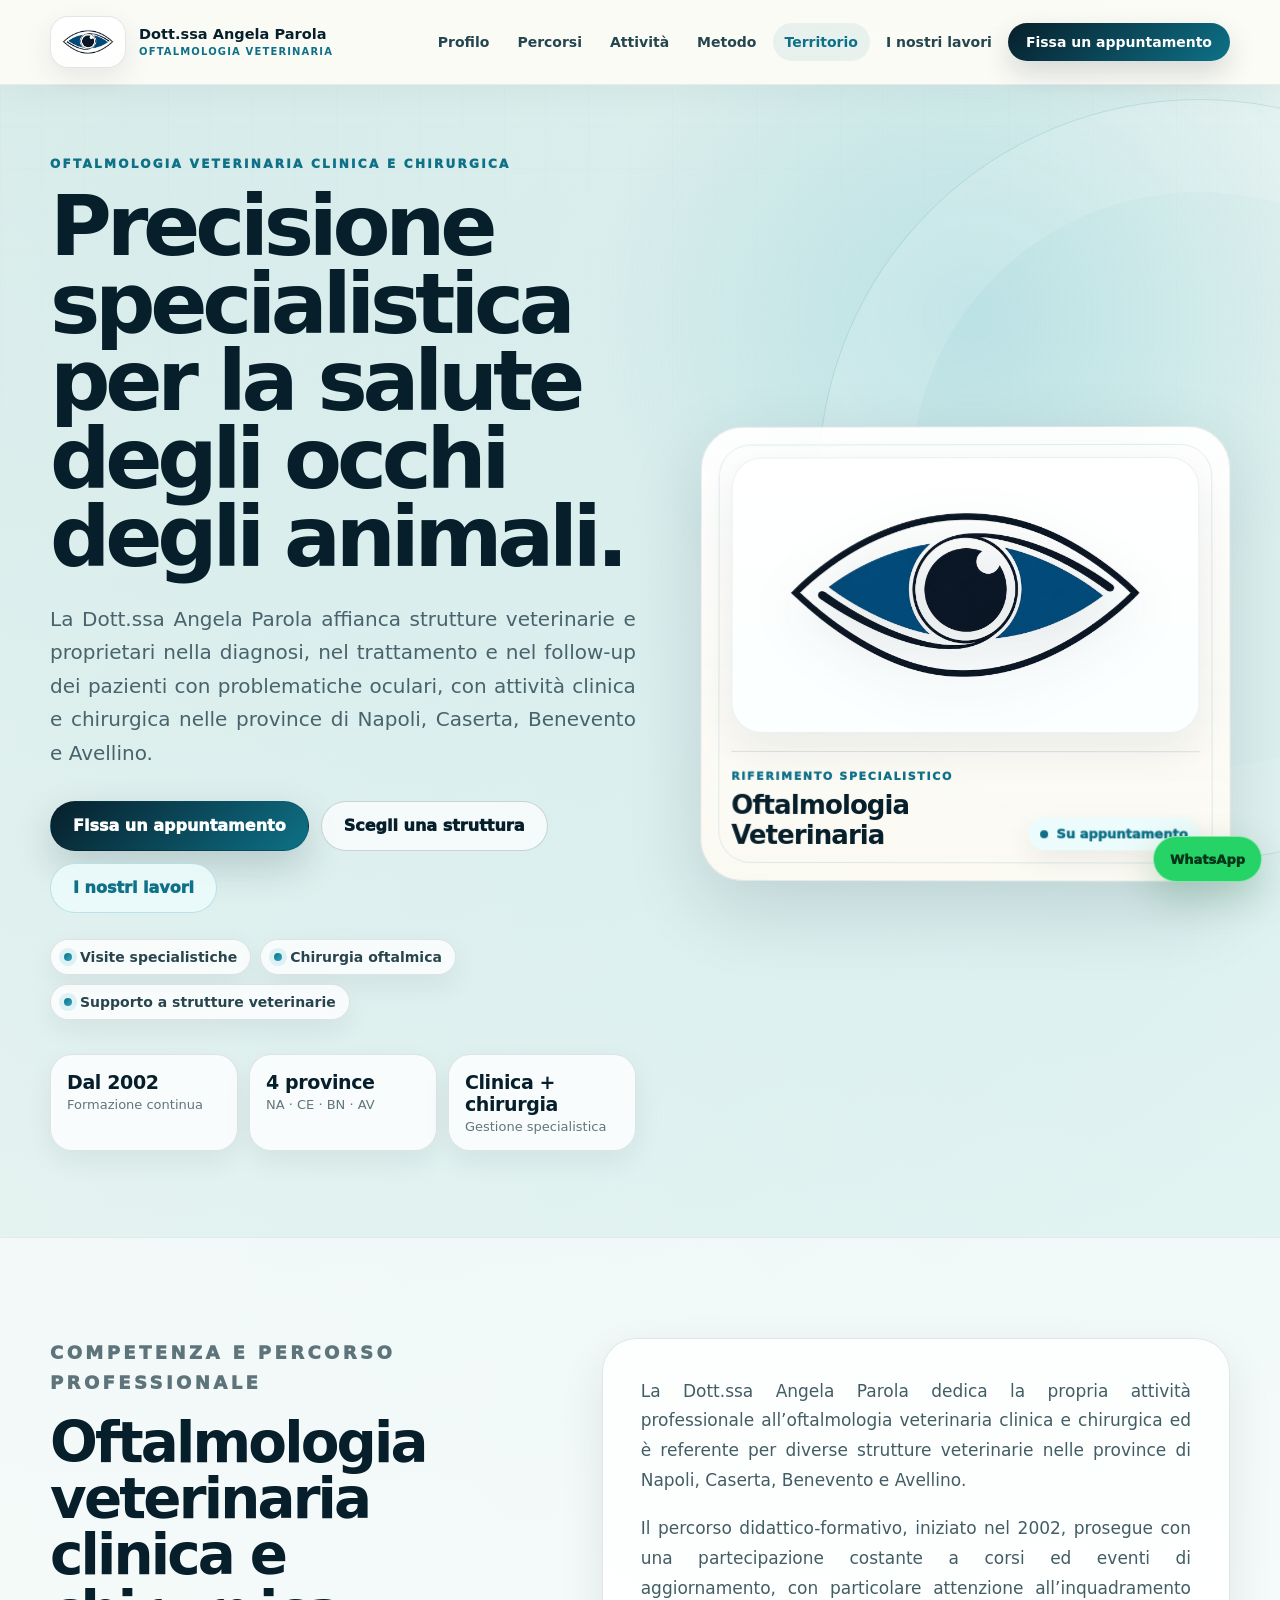
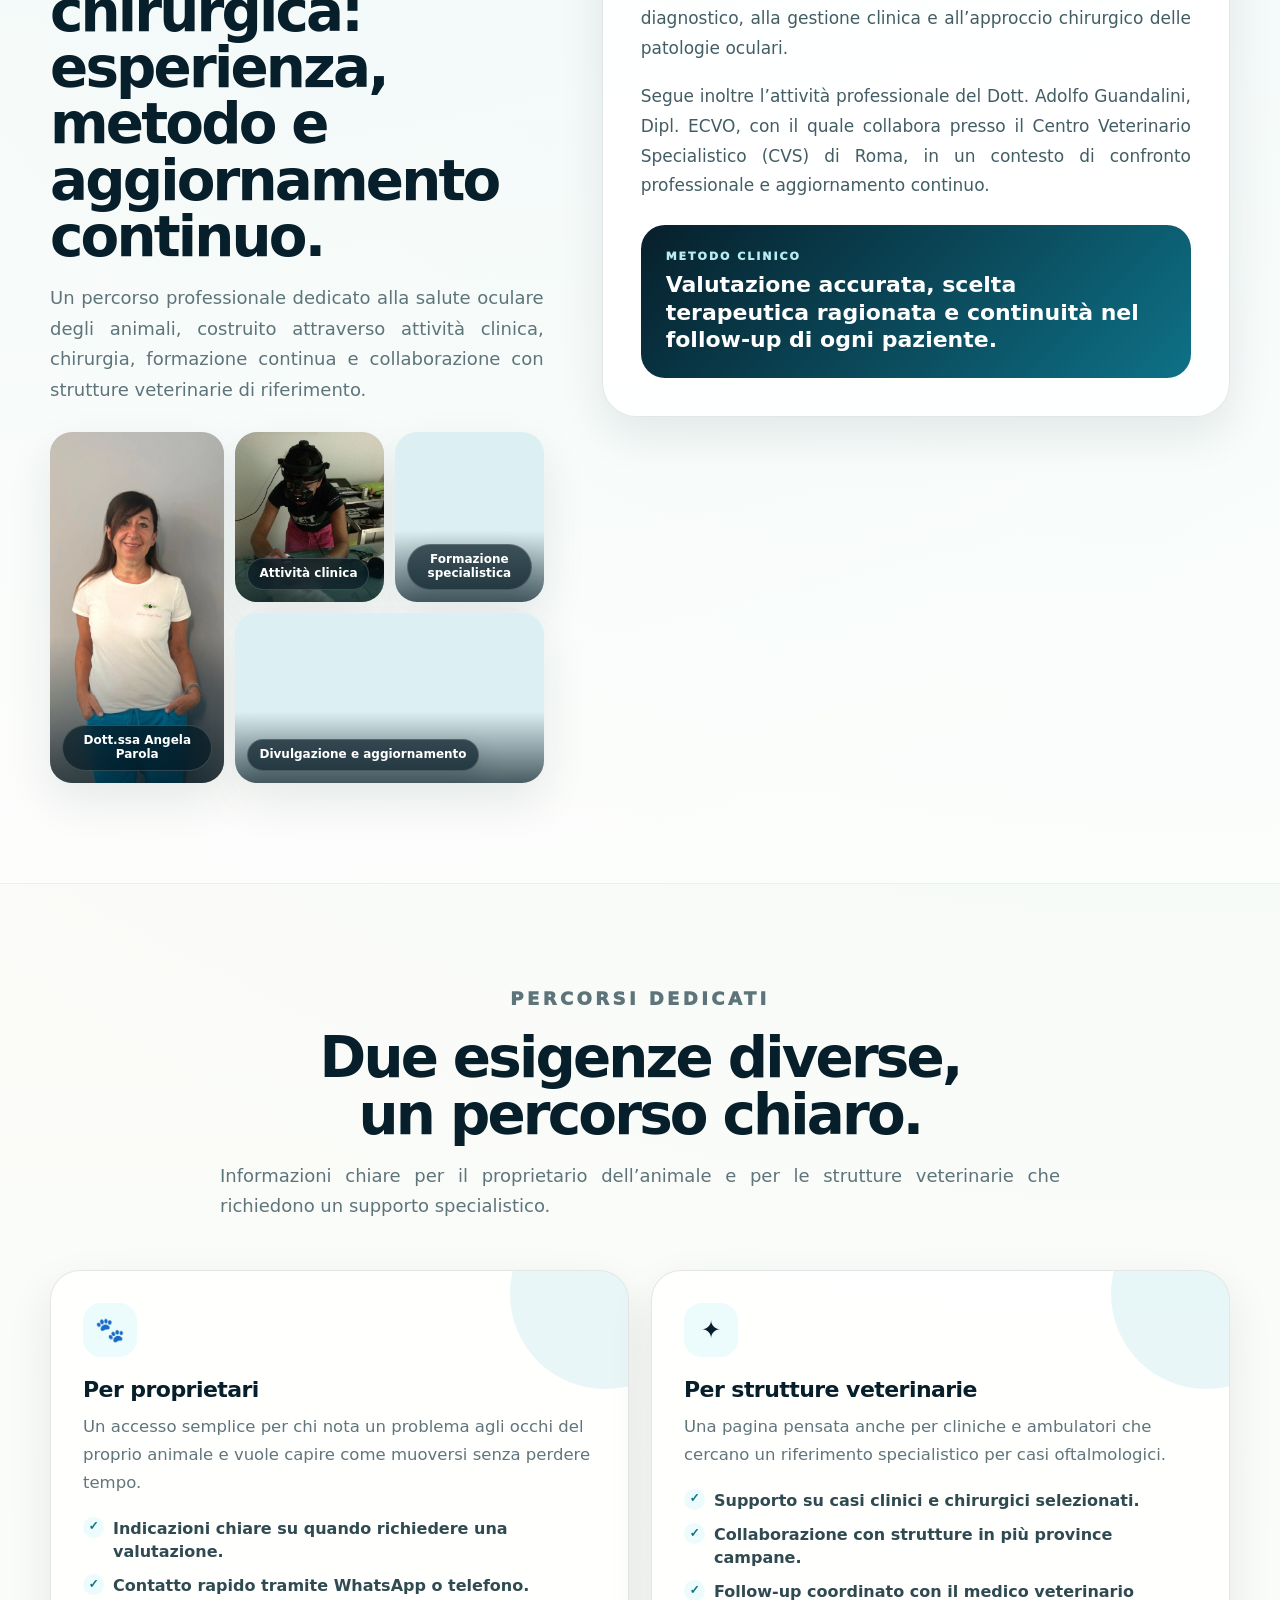
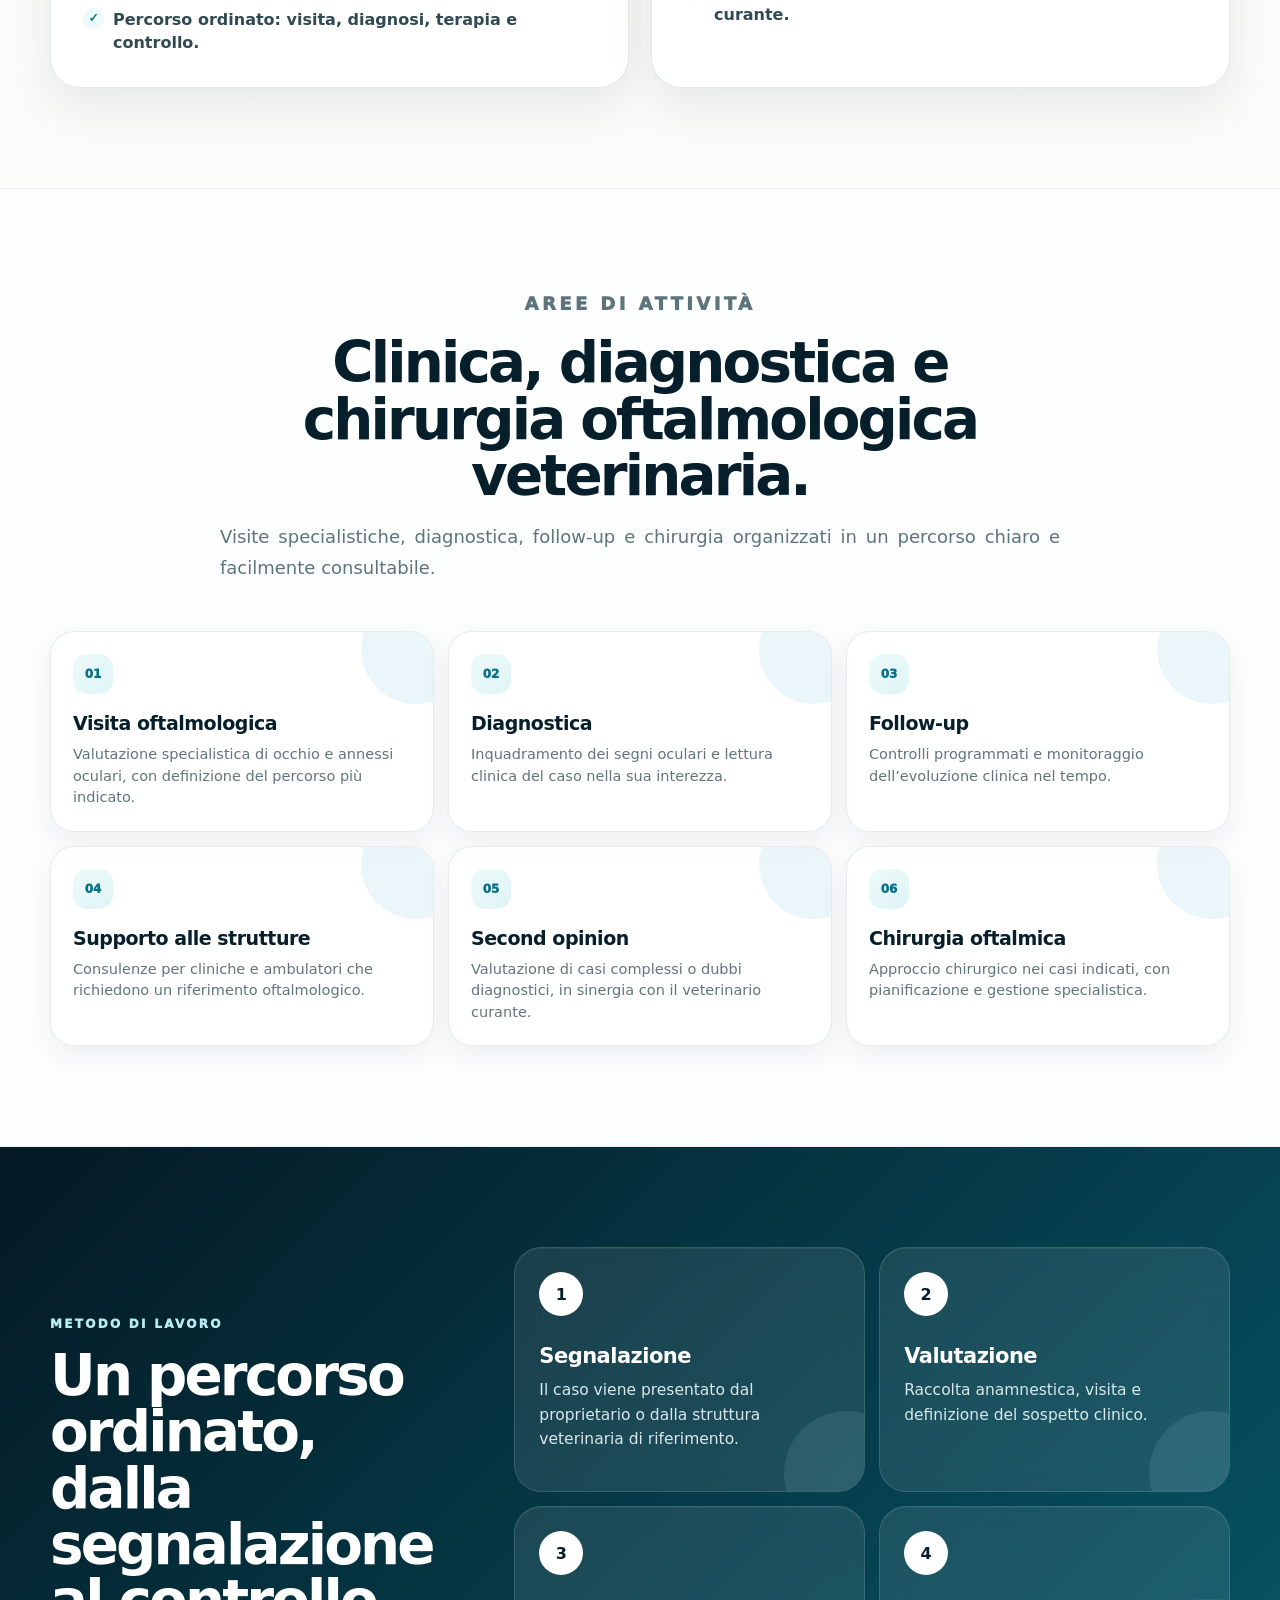
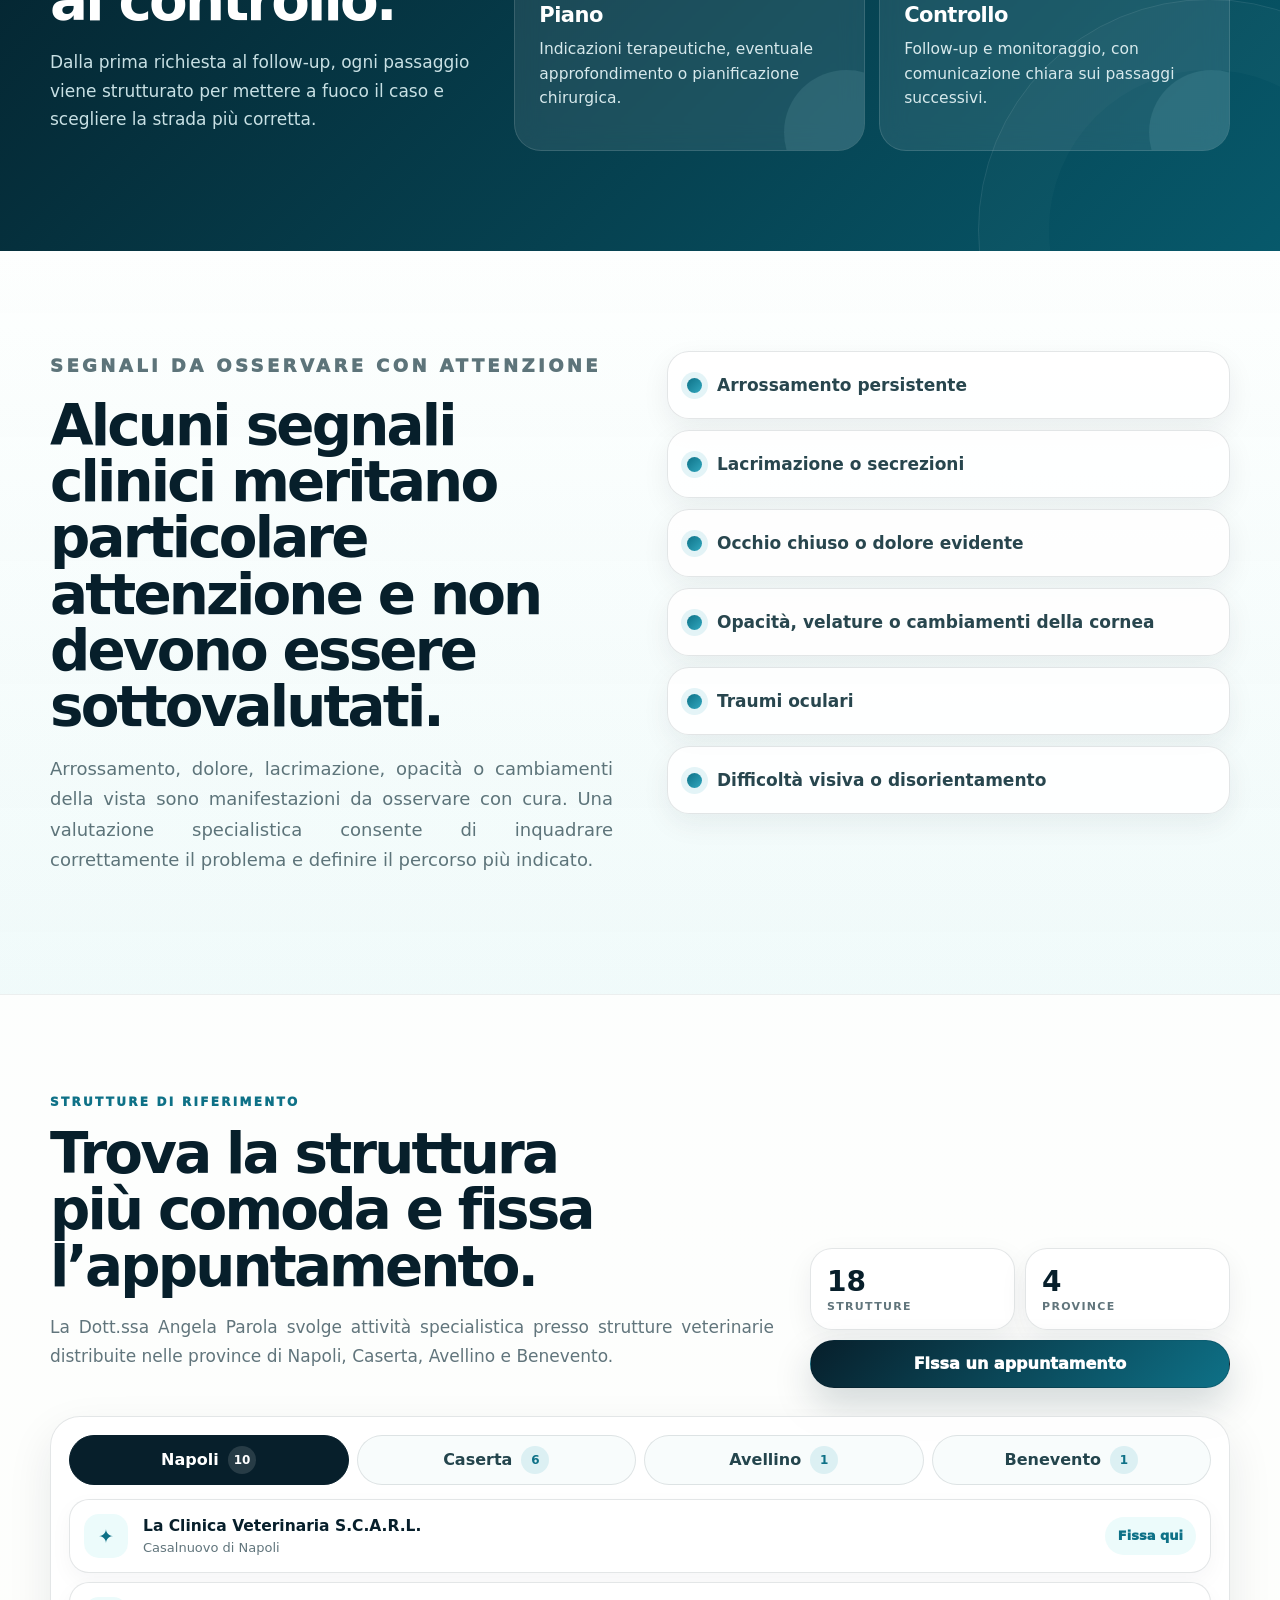
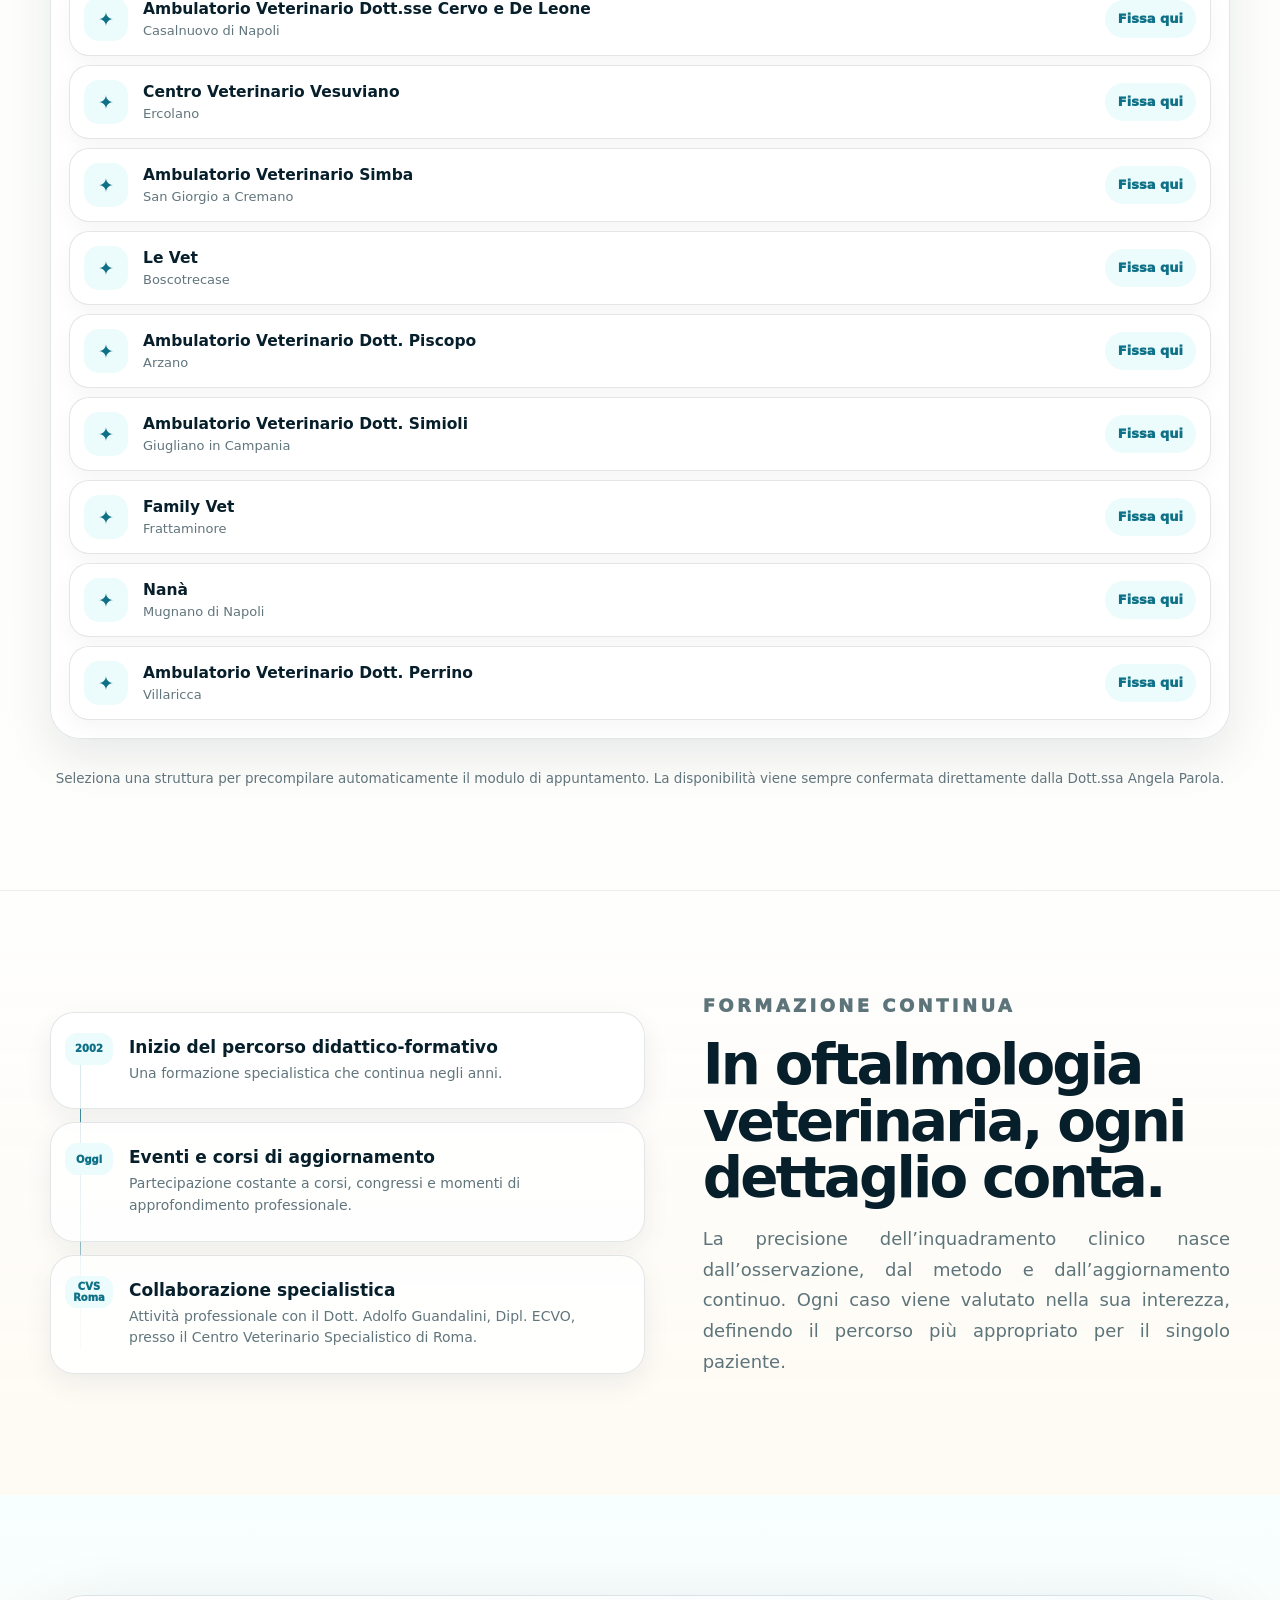
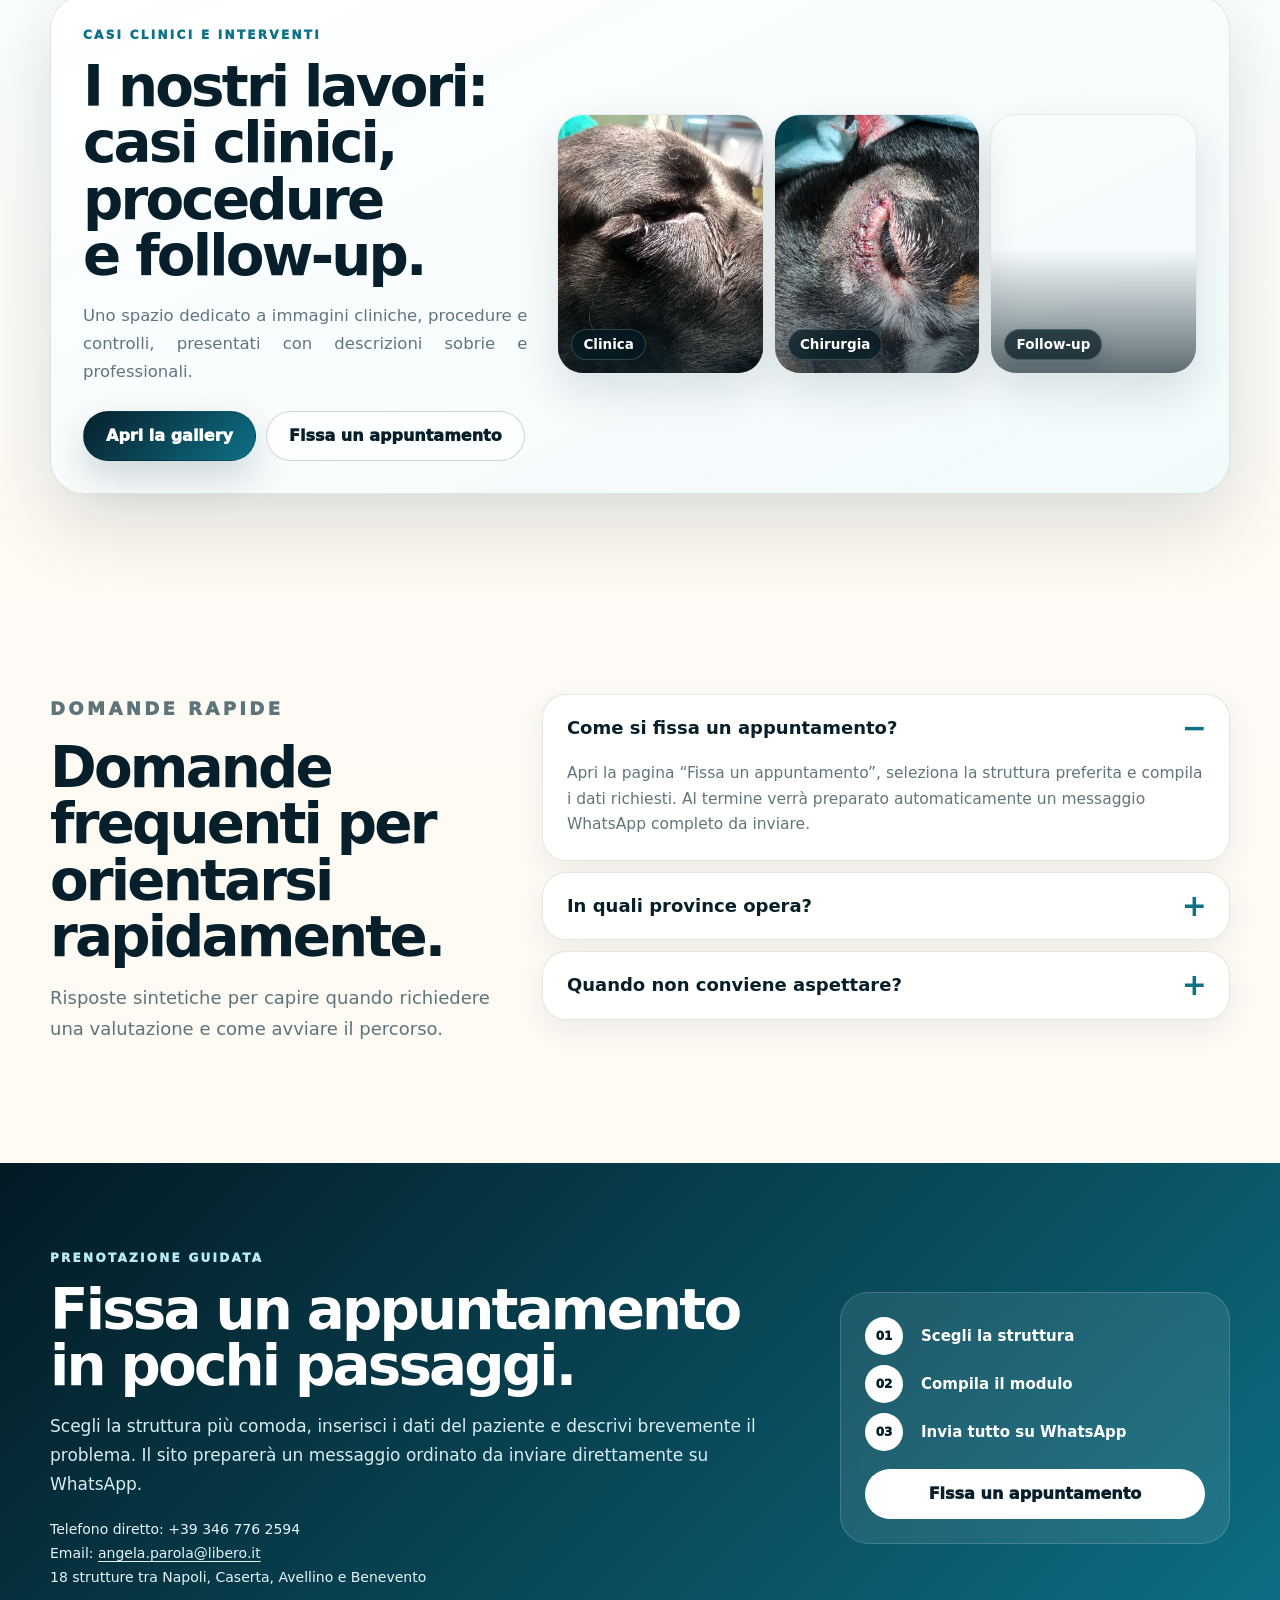
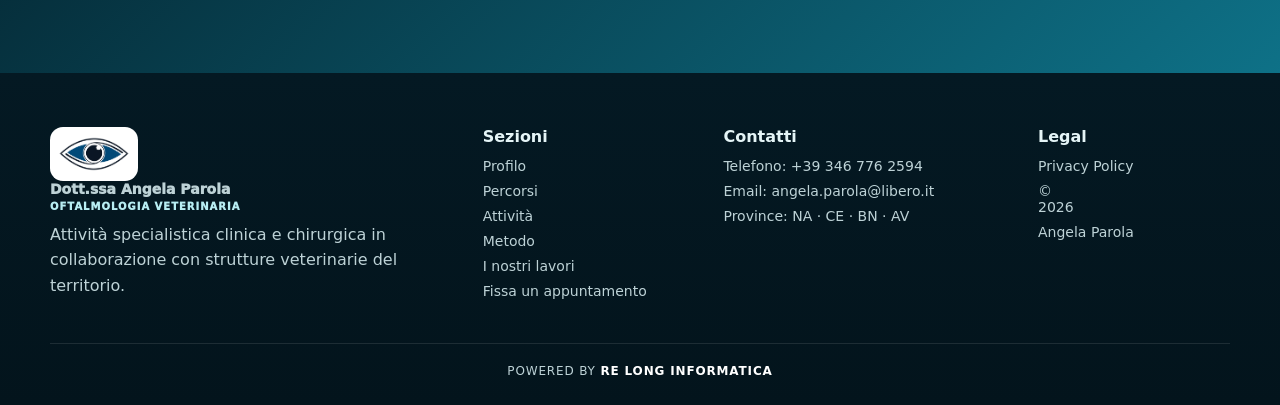
<file: index.html>
<!DOCTYPE html>

<html lang="it">
<head>
<meta charset="utf-8"/>
<meta content="width=device-width, initial-scale=1" name="viewport"/>
<title>Oftalmologia Veterinaria in Campania | Dott.ssa Angela Parola</title>
<meta content="#071f2b" name="theme-color"/>
<link href="assets/style.css" rel="stylesheet"/>
<meta content="Oftalmologia veterinaria clinica e chirurgica con attività presso strutture nelle province di Napoli, Caserta, Benevento e Avellino. Fissa un appuntamento con la Dott.ssa Angela Parola." name="description"/><meta content="index,follow,max-image-preview:large" name="robots"/><meta content="Dott.ssa Angela Parola" name="author"/><link href="https://dottangelaparola.com/" rel="canonical"/><link href="assets/icons/favicon.ico" rel="icon" type="image/x-icon"/><link href="assets/icons/favicon-32.png" rel="icon" sizes="32x32" type="image/png"/><link href="assets/icons/apple-touch-icon.png" rel="apple-touch-icon" sizes="180x180"/><link href="manifest.webmanifest" rel="manifest"/><meta content="it_IT" property="og:locale"/><meta content="website" property="og:type"/><meta content="Oftalmologia Veterinaria in Campania | Dott.ssa Angela Parola" property="og:title"/><meta content="Oftalmologia veterinaria clinica e chirurgica con attività presso strutture nelle province di Napoli, Caserta, Benevento e Avellino. Fissa un appuntamento con la Dott.ssa Angela Parola." property="og:description"/><meta content="https://dottangelaparola.com/" property="og:url"/><meta content="https://dottangelaparola.com/assets/og/og-home.jpg" property="og:image"/><meta content="1200" property="og:image:width"/><meta content="630" property="og:image:height"/><meta content="Dott.ssa Angela Parola - Oftalmologia Veterinaria" property="og:image:alt"/><meta content="summary_large_image" name="twitter:card"/><meta content="Oftalmologia Veterinaria in Campania | Dott.ssa Angela Parola" name="twitter:title"/><meta content="Oftalmologia veterinaria clinica e chirurgica con attività presso strutture nelle province di Napoli, Caserta, Benevento e Avellino. Fissa un appuntamento con la Dott.ssa Angela Parola." name="twitter:description"/><meta content="https://dottangelaparola.com/assets/og/og-home.jpg" name="twitter:image"/><script type="application/ld+json">{
  "@context": "https://schema.org",
  "@graph": [
    {
      "@type": "WebSite",
      "@id": "https://dottangelaparola.com/#website",
      "url": "https://dottangelaparola.com/",
      "name": "Dott.ssa Angela Parola | Oftalmologia Veterinaria",
      "inLanguage": "it-IT"
    },
    {
      "@type": "Person",
      "@id": "https://dottangelaparola.com/#angela-parola",
      "name": "Angela Parola",
      "honorificPrefix": "Dott.ssa",
      "url": "https://dottangelaparola.com/",
      "email": "mailto:angela.parola@libero.it",
      "telephone": "+39 346 776 2594",
      "image": "https://dottangelaparola.com/assets/profilo/dottoressa-angela-parola-ritratto.webp",
      "description": "Professionista dedicata all’oftalmologia veterinaria clinica e chirurgica con attività presso strutture veterinarie in Campania."
    },
    {
      "@type": "Service",
      "@id": "https://dottangelaparola.com/#oftalmologia-veterinaria",
      "name": "Oftalmologia veterinaria clinica e chirurgica",
      "serviceType": "Oftalmologia veterinaria",
      "provider": {
        "@id": "https://dottangelaparola.com/#angela-parola"
      },
      "areaServed": [
        {
          "@type": "AdministrativeArea",
          "name": "Napoli"
        },
        {
          "@type": "AdministrativeArea",
          "name": "Caserta"
        },
        {
          "@type": "AdministrativeArea",
          "name": "Benevento"
        },
        {
          "@type": "AdministrativeArea",
          "name": "Avellino"
        }
      ],
      "url": "https://dottangelaparola.com/",
      "availableChannel": {
        "@type": "ServiceChannel",
        "serviceUrl": "https://dottangelaparola.com/appuntamento.html"
      }
    }
  ]
}</script></head>
<body data-page="home">
<a class="skip-link" href="#main">Vai al contenuto</a>
<header class="site-header" id="top">
<nav aria-label="Navigazione principale" class="nav container">
<a aria-label="Homepage Dott.ssa Angela Parola" class="brand" href="#top">
<span class="brand-mark"><img alt="Logo occhio Oftalmologia Veterinaria" decoding="async" fetchpriority="high" height="697" loading="eager" src="assets/logo-angela-parola.webp" width="1370"/></span>
<span class="brand-copy">
<strong>Dott.ssa Angela Parola</strong>
<small>Oftalmologia Veterinaria</small>
</span>
</a>
<button aria-controls="nav-menu" aria-expanded="false" class="nav-toggle" type="button">
<span></span><span></span><span></span><em>Menu</em>
</button>
<div class="nav-menu" id="nav-menu">
<a href="#specialista">Profilo</a>
<a href="#percorsi">Percorsi</a>
<a href="#attivita">Attività</a>
<a href="#percorso">Metodo</a>
<a href="#territorio">Territorio</a>
<a href="lavori.html">I nostri lavori</a>
<a class="nav-cta" href="appuntamento.html">Fissa un appuntamento</a>
</div>
</nav>
</header>
<main id="main">
<section class="hero section-pad">
<div class="container hero-grid">
<div class="hero-copy reveal">
<p class="eyebrow">Oftalmologia veterinaria clinica e chirurgica</p>
<h1>Precisione specialistica per la salute degli occhi degli animali.</h1>
<p class="lead">La Dott.ssa Angela Parola affianca strutture veterinarie e proprietari nella diagnosi, nel trattamento e nel follow-up dei pazienti con problematiche oculari, con attività clinica e chirurgica nelle province di Napoli, Caserta, Benevento e Avellino.</p>
<div class="hero-actions">
<a class="btn primary" href="appuntamento.html">Fissa un appuntamento</a>
<a class="btn ghost" href="#territorio">Scegli una struttura</a>
<a class="btn soft-btn" href="lavori.html">I nostri lavori</a>
</div>
<div aria-label="Sintesi servizi" class="hero-strip">
<span>Visite specialistiche</span>
<span>Chirurgia oftalmica</span>
<span>Supporto a strutture veterinarie</span>
</div>
<div aria-label="Punti di forza" class="trust-row">
<div><strong>Dal 2002</strong><span>Formazione continua</span></div>
<div><strong>4 province</strong><span>NA · CE · BN · AV</span></div>
<div><strong>Clinica + chirurgia</strong><span>Gestione specialistica</span></div>
</div>
</div>
<div aria-label="Logo e sintesi professionale" class="hero-visual reveal delay-1">
<div class="premium-card">
<div class="logo-stage">
<img alt="Logo occhio Dott.ssa Angela Parola" decoding="async" fetchpriority="high" height="697" loading="eager" src="assets/logo-angela-parola.webp" width="1370"/>
</div>
<div class="premium-card-caption">
<div>
<span>Riferimento specialistico</span>
<strong>Oftalmologia Veterinaria</strong>
</div>
<div class="status-pill">Su appuntamento</div>
</div>
</div>
<div class="floating-card fc-1"><strong>Diagnosi</strong><span>visita · valutazione · follow-up</span></div>
<div class="floating-card fc-2"><strong>Chirurgia</strong><span>pianificazione e gestione del caso</span></div>
<div class="floating-orb orb-a"></div>
<div class="floating-orb orb-b"></div>
</div>
</div>
</section>
<section class="section-pad soft" id="specialista">
<div class="container split profile-split">
<div class="profile-overview reveal">
<div class="section-intro">
<p class="eyebrow">Competenza e percorso professionale</p>
<h2>Oftalmologia veterinaria clinica e chirurgica: esperienza, metodo e aggiornamento continuo.</h2>
<p>Un percorso professionale dedicato alla salute oculare degli animali, costruito attraverso attività clinica, chirurgia, formazione continua e collaborazione con strutture veterinarie di riferimento.</p>
</div>
<div aria-label="Attività professionale della Dott.ssa Angela Parola" class="profile-photo-grid">
<button class="profile-photo profile-photo-main" data-lightbox-alt="Ritratto della Dott.ssa Angela Parola" data-lightbox-src="assets/profilo/dottoressa-angela-parola-ritratto.webp" type="button">
<img alt="Ritratto della Dott.ssa Angela Parola" decoding="async" height="2048" loading="lazy" src="assets/profilo/dottoressa-angela-parola-ritratto.webp" width="945"/>
<span>Dott.ssa Angela Parola</span>
</button>
<button class="profile-photo profile-photo-clinica" data-lightbox-alt="La Dott.ssa Angela Parola durante un esame oftalmologico veterinario" data-lightbox-src="assets/profilo/attivita-clinica-03.webp" type="button">
<img alt="La Dott.ssa Angela Parola durante un esame oftalmologico veterinario" decoding="async" height="1050" loading="lazy" src="assets/profilo/attivita-clinica-03.webp" width="1400"/>
<span>Attività clinica</span>
</button>
<button class="profile-photo profile-photo-formazione" data-lightbox-alt="Evento di aggiornamento professionale in oftalmologia veterinaria" data-lightbox-src="assets/profilo/formazione-specialistica-01.webp" type="button">
<img alt="Evento di aggiornamento professionale in oftalmologia veterinaria" decoding="async" height="1050" loading="lazy" src="assets/profilo/formazione-specialistica-01.webp" width="1400"/>
<span>Formazione specialistica</span>
</button>
<button class="profile-photo profile-photo-divulgazione" data-lightbox-alt="La Dott.ssa Angela Parola durante un incontro formativo" data-lightbox-src="assets/profilo/attivita-formativa-02.webp" type="button">
<img alt="La Dott.ssa Angela Parola durante un incontro formativo" decoding="async" height="1050" loading="lazy" src="assets/profilo/attivita-formativa-02.webp" width="1400"/>
<span>Divulgazione e aggiornamento</span>
</button>
</div>
</div>
<div class="content-card reveal delay-1">
<p>La Dott.ssa Angela Parola dedica la propria attività professionale all’oftalmologia veterinaria clinica e chirurgica ed è referente per diverse strutture veterinarie nelle province di Napoli, Caserta, Benevento e Avellino.</p>
<p>Il percorso didattico-formativo, iniziato nel 2002, prosegue con una partecipazione costante a corsi ed eventi di aggiornamento, con particolare attenzione all’inquadramento diagnostico, alla gestione clinica e all’approccio chirurgico delle patologie oculari.</p>
<p>Segue inoltre l’attività professionale del Dott. Adolfo Guandalini, Dipl. ECVO, con il quale collabora presso il Centro Veterinario Specialistico (CVS) di Roma, in un contesto di confronto professionale e aggiornamento continuo.</p>
<div class="quote-panel">
<span>Metodo clinico</span>
<strong>Valutazione accurata, scelta terapeutica ragionata e continuità nel follow-up di ogni paziente.</strong>
</div>
</div>
</div>
</section>
<section class="section-pad" id="percorsi">
<div class="container">
<div class="section-heading center reveal">
<p class="eyebrow">Percorsi dedicati</p>
<h2>Due esigenze diverse, un percorso chiaro.</h2>
<p>Informazioni chiare per il proprietario dell’animale e per le strutture veterinarie che richiedono un supporto specialistico.</p>
</div>
<div class="audience-grid">
<article class="audience-card reveal">
<div class="icon">🐾</div>
<h3>Per proprietari</h3>
<p>Un accesso semplice per chi nota un problema agli occhi del proprio animale e vuole capire come muoversi senza perdere tempo.</p>
<ul>
<li>Indicazioni chiare su quando richiedere una valutazione.</li>
<li>Contatto rapido tramite WhatsApp o telefono.</li>
<li>Percorso ordinato: visita, diagnosi, terapia e controllo.</li>
</ul>
</article>
<article class="audience-card reveal delay-1">
<div class="icon">✦</div>
<h3>Per strutture veterinarie</h3>
<p>Una pagina pensata anche per cliniche e ambulatori che cercano un riferimento specialistico per casi oftalmologici.</p>
<ul>
<li>Supporto su casi clinici e chirurgici selezionati.</li>
<li>Collaborazione con strutture in più province campane.</li>
<li>Follow-up coordinato con il medico veterinario curante.</li>
</ul>
</article>
</div>
</div>
</section>
<section class="section-pad soft" id="attivita">
<div class="container">
<div class="section-heading center reveal">
<p class="eyebrow">Aree di attività</p>
<h2>Clinica, diagnostica e chirurgia oftalmologica veterinaria.</h2>
<p>Visite specialistiche, diagnostica, follow-up e chirurgia organizzati in un percorso chiaro e facilmente consultabile.</p>
</div>
<div class="service-grid">
<article class="service-card reveal"><span>01</span><h3>Visita oftalmologica</h3><p>Valutazione specialistica di occhio e annessi oculari, con definizione del percorso più indicato.</p></article>
<article class="service-card reveal delay-1"><span>02</span><h3>Diagnostica</h3><p>Inquadramento dei segni oculari e lettura clinica del caso nella sua interezza.</p></article>
<article class="service-card reveal delay-2"><span>03</span><h3>Follow-up</h3><p>Controlli programmati e monitoraggio dell’evoluzione clinica nel tempo.</p></article>
<article class="service-card reveal"><span>04</span><h3>Supporto alle strutture</h3><p>Consulenze per cliniche e ambulatori che richiedono un riferimento oftalmologico.</p></article>
<article class="service-card reveal delay-1"><span>05</span><h3>Second opinion</h3><p>Valutazione di casi complessi o dubbi diagnostici, in sinergia con il veterinario curante.</p></article>
<article class="service-card reveal delay-2"><span>06</span><h3>Chirurgia oftalmica</h3><p>Approccio chirurgico nei casi indicati, con pianificazione e gestione specialistica.</p></article>
</div>
</div>
</section>
<section class="section-pad dark-band" id="percorso">
<div class="container process-shell">
<div class="process-intro reveal">
<p class="eyebrow light">Metodo di lavoro</p>
<h2>Un percorso ordinato, dalla segnalazione al controllo.</h2>
<p>Dalla prima richiesta al follow-up, ogni passaggio viene strutturato per mettere a fuoco il caso e scegliere la strada più corretta.</p>
</div>
<div class="process-grid">
<div class="process-step reveal"><b>1</b><h3>Segnalazione</h3><p>Il caso viene presentato dal proprietario o dalla struttura veterinaria di riferimento.</p></div>
<div class="process-step reveal delay-1"><b>2</b><h3>Valutazione</h3><p>Raccolta anamnestica, visita e definizione del sospetto clinico.</p></div>
<div class="process-step reveal delay-2"><b>3</b><h3>Piano</h3><p>Indicazioni terapeutiche, eventuale approfondimento o pianificazione chirurgica.</p></div>
<div class="process-step reveal delay-3"><b>4</b><h3>Controllo</h3><p>Follow-up e monitoraggio, con comunicazione chiara sui passaggi successivi.</p></div>
</div>
</div>
</section>
<section class="section-pad symptoms-section" id="segnali">
<div class="container two-col">
<div class="section-intro reveal">
<p class="eyebrow">Segnali da osservare con attenzione</p>
<h2>Alcuni segnali clinici meritano particolare attenzione e non devono essere sottovalutati.</h2>
<p>Arrossamento, dolore, lacrimazione, opacità o cambiamenti della vista sono manifestazioni da osservare con cura. Una valutazione specialistica consente di inquadrare correttamente il problema e definire il percorso più indicato.</p>
</div>
<div class="symptoms-list reveal delay-1">
<div><span></span>Arrossamento persistente</div>
<div><span></span>Lacrimazione o secrezioni</div>
<div><span></span>Occhio chiuso o dolore evidente</div>
<div><span></span>Opacità, velature o cambiamenti della cornea</div>
<div><span></span>Traumi oculari</div>
<div><span></span>Difficoltà visiva o disorientamento</div>
</div>
</div>
</section>
<section class="section-pad soft" id="territorio">
<div class="container structures-shell">
<div class="structures-heading reveal">
<div>
<p class="eyebrow">Strutture di riferimento</p>
<h2>Trova la struttura più comoda e fissa l’appuntamento.</h2>
<p>La Dott.ssa Angela Parola svolge attività specialistica presso strutture veterinarie distribuite nelle province di Napoli, Caserta, Avellino e Benevento.</p>
</div>
<div aria-label="Riepilogo rete strutture" class="network-summary">
<div><strong>18</strong><span>strutture</span></div>
<div><strong>4</strong><span>province</span></div>
<a href="appuntamento.html">Fissa un appuntamento</a>
</div>
</div>
<div class="structures-browser reveal delay-1">
<div aria-label="Filtra strutture per provincia" class="province-tabs" role="tablist">
<button aria-selected="true" class="province-tab active" data-province-filter="napoli" role="tab" type="button">Napoli <span>10</span></button>
<button aria-selected="false" class="province-tab" data-province-filter="caserta" role="tab" type="button">Caserta <span>6</span></button>
<button aria-selected="false" class="province-tab" data-province-filter="avellino" role="tab" type="button">Avellino <span>1</span></button>
<button aria-selected="false" class="province-tab" data-province-filter="benevento" role="tab" type="button">Benevento <span>1</span></button>
</div>
<div aria-live="polite" class="structures-list" id="structuresList">
<article class="structure-card" data-province="napoli">
<div aria-hidden="true" class="structure-icon">✦</div>
<div class="structure-copy">
<strong>La Clinica Veterinaria S.C.A.R.L.</strong>
<span>Casalnuovo di Napoli</span>
</div>
<a aria-label="Fissa un appuntamento presso La Clinica Veterinaria S.C.A.R.L." href="appuntamento.html?struttura=La%20Clinica%20Veterinaria%20S.C.A.R.L.&amp;provincia=Napoli">Fissa qui</a>
</article>
<article class="structure-card" data-province="napoli">
<div aria-hidden="true" class="structure-icon">✦</div>
<div class="structure-copy">
<strong>Ambulatorio Veterinario Dott.sse Cervo e De Leone</strong>
<span>Casalnuovo di Napoli</span>
</div>
<a aria-label="Fissa un appuntamento presso Ambulatorio Veterinario Dott.sse Cervo e De Leone" href="appuntamento.html?struttura=Ambulatorio%20Veterinario%20Dott.sse%20Cervo%20e%20De%20Leone&amp;provincia=Napoli">Fissa qui</a>
</article>
<article class="structure-card" data-province="napoli">
<div aria-hidden="true" class="structure-icon">✦</div>
<div class="structure-copy">
<strong>Centro Veterinario Vesuviano</strong>
<span>Ercolano</span>
</div>
<a aria-label="Fissa un appuntamento presso Centro Veterinario Vesuviano" href="appuntamento.html?struttura=Centro%20Veterinario%20Vesuviano&amp;provincia=Napoli">Fissa qui</a>
</article>
<article class="structure-card" data-province="napoli">
<div aria-hidden="true" class="structure-icon">✦</div>
<div class="structure-copy">
<strong>Ambulatorio Veterinario Simba</strong>
<span>San Giorgio a Cremano</span>
</div>
<a aria-label="Fissa un appuntamento presso Ambulatorio Veterinario Simba" href="appuntamento.html?struttura=Ambulatorio%20Veterinario%20Simba&amp;provincia=Napoli">Fissa qui</a>
</article>
<article class="structure-card" data-province="napoli">
<div aria-hidden="true" class="structure-icon">✦</div>
<div class="structure-copy">
<strong>Le Vet</strong>
<span>Boscotrecase</span>
</div>
<a aria-label="Fissa un appuntamento presso Le Vet" href="appuntamento.html?struttura=Le%20Vet&amp;provincia=Napoli">Fissa qui</a>
</article>
<article class="structure-card" data-province="napoli">
<div aria-hidden="true" class="structure-icon">✦</div>
<div class="structure-copy">
<strong>Ambulatorio Veterinario Dott. Piscopo</strong>
<span>Arzano</span>
</div>
<a aria-label="Fissa un appuntamento presso Ambulatorio Veterinario Dott. Piscopo" href="appuntamento.html?struttura=Ambulatorio%20Veterinario%20Dott.%20Piscopo&amp;provincia=Napoli">Fissa qui</a>
</article>
<article class="structure-card" data-province="napoli">
<div aria-hidden="true" class="structure-icon">✦</div>
<div class="structure-copy">
<strong>Ambulatorio Veterinario Dott. Simioli</strong>
<span>Giugliano in Campania</span>
</div>
<a aria-label="Fissa un appuntamento presso Ambulatorio Veterinario Dott. Simioli" href="appuntamento.html?struttura=Ambulatorio%20Veterinario%20Dott.%20Simioli&amp;provincia=Napoli">Fissa qui</a>
</article>
<article class="structure-card" data-province="napoli">
<div aria-hidden="true" class="structure-icon">✦</div>
<div class="structure-copy">
<strong>Family Vet</strong>
<span>Frattaminore</span>
</div>
<a aria-label="Fissa un appuntamento presso Family Vet" href="appuntamento.html?struttura=Family%20Vet&amp;provincia=Napoli">Fissa qui</a>
</article>
<article class="structure-card" data-province="napoli">
<div aria-hidden="true" class="structure-icon">✦</div>
<div class="structure-copy">
<strong>Nanà</strong>
<span>Mugnano di Napoli</span>
</div>
<a aria-label="Fissa un appuntamento presso Nanà" href="appuntamento.html?struttura=Nan%C3%A0&amp;provincia=Napoli">Fissa qui</a>
</article>
<article class="structure-card" data-province="napoli">
<div aria-hidden="true" class="structure-icon">✦</div>
<div class="structure-copy">
<strong>Ambulatorio Veterinario Dott. Perrino</strong>
<span>Villaricca</span>
</div>
<a aria-label="Fissa un appuntamento presso Ambulatorio Veterinario Dott. Perrino" href="appuntamento.html?struttura=Ambulatorio%20Veterinario%20Dott.%20Perrino&amp;provincia=Napoli">Fissa qui</a>
</article>
<article class="structure-card" data-province="caserta">
<div aria-hidden="true" class="structure-icon">✦</div>
<div class="structure-copy">
<strong>Clinica Veterinaria Animalia</strong>
<span>Aversa</span>
</div>
<a aria-label="Fissa un appuntamento presso Clinica Veterinaria Animalia" href="appuntamento.html?struttura=Clinica%20Veterinaria%20Animalia&amp;provincia=Caserta">Fissa qui</a>
</article>
<article class="structure-card" data-province="caserta">
<div aria-hidden="true" class="structure-icon">✦</div>
<div class="structure-copy">
<strong>Global Veterinaria</strong>
<span>Aversa</span>
</div>
<a aria-label="Fissa un appuntamento presso Global Veterinaria" href="appuntamento.html?struttura=Global%20Veterinaria&amp;provincia=Caserta">Fissa qui</a>
</article>
<article class="structure-card" data-province="caserta">
<div aria-hidden="true" class="structure-icon">✦</div>
<div class="structure-copy">
<strong>Veter Center</strong>
<span>Santa Maria Capua Vetere</span>
</div>
<a aria-label="Fissa un appuntamento presso Veter Center" href="appuntamento.html?struttura=Veter%20Center&amp;provincia=Caserta">Fissa qui</a>
</article>
<article class="structure-card" data-province="caserta">
<div aria-hidden="true" class="structure-icon">✦</div>
<div class="structure-copy">
<strong>Vi Ma Vet</strong>
<span>Capua</span>
</div>
<a aria-label="Fissa un appuntamento presso Vi Ma Vet" href="appuntamento.html?struttura=Vi%20Ma%20Vet&amp;provincia=Caserta">Fissa qui</a>
</article>
<article class="structure-card" data-province="caserta">
<div aria-hidden="true" class="structure-icon">✦</div>
<div class="structure-copy">
<strong>Vet &amp; Pets</strong>
<span>Castel Volturno</span>
</div>
<a aria-label="Fissa un appuntamento presso Vet &amp; Pets" href="appuntamento.html?struttura=Vet%20%26%20Pets&amp;provincia=Caserta">Fissa qui</a>
</article>
<article class="structure-card" data-province="caserta">
<div aria-hidden="true" class="structure-icon">✦</div>
<div class="structure-copy">
<strong>Ambulatorio Veterinario Dott. Fusco e De Tommaso</strong>
<span>Caserta</span>
</div>
<a aria-label="Fissa un appuntamento presso Ambulatorio Veterinario Dott. Fusco e De Tommaso" href="appuntamento.html?struttura=Ambulatorio%20Veterinario%20Dott.%20Fusco%20e%20De%20Tommaso&amp;provincia=Caserta">Fissa qui</a>
</article>
<article class="structure-card" data-province="avellino">
<div aria-hidden="true" class="structure-icon">✦</div>
<div class="structure-copy">
<strong>Ambulatorio Veterinario Dott. Zotti</strong>
<span>Ariano Irpino</span>
</div>
<a aria-label="Fissa un appuntamento presso Ambulatorio Veterinario Dott. Zotti" href="appuntamento.html?struttura=Ambulatorio%20Veterinario%20Dott.%20Zotti&amp;provincia=Avellino">Fissa qui</a>
</article>
<article class="structure-card" data-province="benevento">
<div aria-hidden="true" class="structure-icon">✦</div>
<div class="structure-copy">
<strong>Clinica Veterinaria Sannio</strong>
<span>Benevento</span>
</div>
<a aria-label="Fissa un appuntamento presso Clinica Veterinaria Sannio" href="appuntamento.html?struttura=Clinica%20Veterinaria%20Sannio&amp;provincia=Benevento">Fissa qui</a>
</article>
</div>
</div>
<p class="structures-note reveal">Seleziona una struttura per precompilare automaticamente il modulo di appuntamento. La disponibilità viene sempre confermata direttamente dalla Dott.ssa Angela Parola.</p>
</div>
</section>
<section class="section-pad education">
<div class="container split reverse">
<div class="timeline reveal">
<div class="timeline-item"><span>2002</span><strong>Inizio del percorso didattico-formativo</strong><p>Una formazione specialistica che continua negli anni.</p></div>
<div class="timeline-item"><span>Oggi</span><strong>Eventi e corsi di aggiornamento</strong><p>Partecipazione costante a corsi, congressi e momenti di approfondimento professionale.</p></div>
<div class="timeline-item"><span>CVS Roma</span><strong>Collaborazione specialistica</strong><p>Attività professionale con il Dott. Adolfo Guandalini, Dipl. ECVO, presso il Centro Veterinario Specialistico di Roma.</p></div>
</div>
<div class="section-intro reveal delay-1">
<p class="eyebrow">Formazione continua</p>
<h2>In oftalmologia veterinaria, ogni dettaglio conta.</h2>
<p>La precisione dell’inquadramento clinico nasce dall’osservazione, dal metodo e dall’aggiornamento continuo. Ogni caso viene valutato nella sua interezza, definendo il percorso più appropriato per il singolo paziente.</p>
</div>
</div>
</section>
<section class="section-pad works-preview" id="lavori">
<div class="container works-panel reveal">
<div class="works-copy">
<p class="eyebrow">Casi clinici e interventi</p>
<h2>I nostri lavori: casi clinici, procedure e follow-up.</h2>
<p>Uno spazio dedicato a immagini cliniche, procedure e controlli, presentati con descrizioni sobrie e professionali.</p>
<div class="works-actions">
<a class="btn primary" href="lavori.html">Apri la gallery</a>
<a class="btn ghost" href="appuntamento.html">Fissa un appuntamento</a>
</div>
</div>
<div aria-label="Anteprima di casi clinici reali" class="works-preview-grid works-image-preview">
<a class="work-thumb" href="lavori.html#galleryGrid">
<img alt="Anteprima di un caso clinico oftalmologico veterinario" decoding="async" height="1280" loading="lazy" src="assets/lavori/caso-clinico-01.webp" width="720"/>
<span><strong>Clinica</strong></span>
</a>
<a class="work-thumb" href="lavori.html#galleryGrid">
<img alt="Anteprima di un controllo post-operatorio oftalmologico veterinario" decoding="async" height="1600" loading="lazy" src="assets/lavori/post-operatorio-04.webp" width="1200"/>
<span><strong>Chirurgia</strong></span>
</a>
<a class="work-thumb" href="lavori.html#galleryGrid">
<img alt="Anteprima di un follow-up oftalmologico veterinario" decoding="async" height="1543" loading="lazy" src="assets/lavori/follow-up-06.webp" width="1213"/>
<span><strong>Follow-up</strong></span>
</a>
</div>
</div>
</section>
<section class="section-pad" id="faq">
<div class="container faq-grid">
<div class="section-intro reveal">
<p class="eyebrow">Domande rapide</p>
<h2>Domande frequenti per orientarsi rapidamente.</h2>
<p>Risposte sintetiche per capire quando richiedere una valutazione e come avviare il percorso.</p>
</div>
<div class="faq-list reveal delay-1">
<details open=""><summary>Come si fissa un appuntamento?</summary><p>Apri la pagina “Fissa un appuntamento”, seleziona la struttura preferita e compila i dati richiesti. Al termine verrà preparato automaticamente un messaggio WhatsApp completo da inviare.</p></details>
<details><summary>In quali province opera?</summary><p>L’attività è svolta come referente di diverse strutture nelle province di Napoli, Caserta, Benevento e Avellino.</p></details>
<details><summary>Quando non conviene aspettare?</summary><p>In presenza di dolore, occhio chiuso, trauma, opacità improvvisa, secrezioni importanti o riduzione della vista, è meglio richiedere rapidamente una valutazione.</p></details>
</div>
</div>
</section>
<section class="cta-section" id="contatti">
<div class="container appointment-cta reveal">
<div>
<p class="eyebrow light">Prenotazione guidata</p>
<h2>Fissa un appuntamento in pochi passaggi.</h2>
<p>Scegli la struttura più comoda, inserisci i dati del paziente e descrivi brevemente il problema. Il sito preparerà un messaggio ordinato da inviare direttamente su WhatsApp.</p>
<div class="contact-points">
<span>Telefono diretto: +39 346 776 2594</span>
<span>Email: <a href="mailto:angela.parola@libero.it">angela.parola@libero.it</a></span>
<span>18 strutture tra Napoli, Caserta, Avellino e Benevento</span>
</div>
</div>
<div class="appointment-cta-card">
<span class="appointment-step">01</span>
<strong>Scegli la struttura</strong>
<span class="appointment-step">02</span>
<strong>Compila il modulo</strong>
<span class="appointment-step">03</span>
<strong>Invia tutto su WhatsApp</strong>
<a class="btn primary inverted" href="appuntamento.html">Fissa un appuntamento</a>
</div>
</div>
</section>
</main>
<footer class="site-footer">
<div class="container footer-grid">
<div>
<a class="footer-brand" href="#top"><img alt="Logo occhio" decoding="async" height="697" loading="lazy" src="assets/logo-angela-parola.webp" width="1370"/><span>Dott.ssa Angela Parola<br/><small>Oftalmologia Veterinaria</small></span></a>
<p>Attività specialistica clinica e chirurgica in collaborazione con strutture veterinarie del territorio.</p>
</div>
<div>
<strong>Sezioni</strong>
<a href="#specialista">Profilo</a>
<a href="#percorsi">Percorsi</a>
<a href="#attivita">Attività</a>
<a href="#percorso">Metodo</a>
<a href="lavori.html">I nostri lavori</a>
<a href="appuntamento.html">Fissa un appuntamento</a>
</div>
<div>
<strong>Contatti</strong>
<a href="tel:+393467762594">Telefono: +39 346 776 2594</a>
<a href="mailto:angela.parola@libero.it">Email: angela.parola@libero.it</a>
<span>Province: NA · CE · BN · AV</span>
</div>
<div>
<strong>Legal</strong>
<a href="privacy.html">Privacy Policy</a>
<span>© <span id="year"></span> Angela Parola</span>
</div>
</div>
<div aria-label="Crediti sito" class="container powered-by">
<p>Powered by <strong>Re Long Informatica</strong></p>
</div>
</footer>
<a aria-label="Contatta la Dott.ssa Angela Parola su WhatsApp" class="floating-whatsapp" href="https://wa.me/393467762594?text=Buongiorno%2C%20vorrei%20fissare%20un%20appuntamento%20di%20oftalmologia%20veterinaria." rel="noopener" target="_blank">WhatsApp</a>
<div aria-live="polite" class="toast" id="toast" role="status"></div>
<script src="assets/script.js"></script>
</body>
</html>
</file>
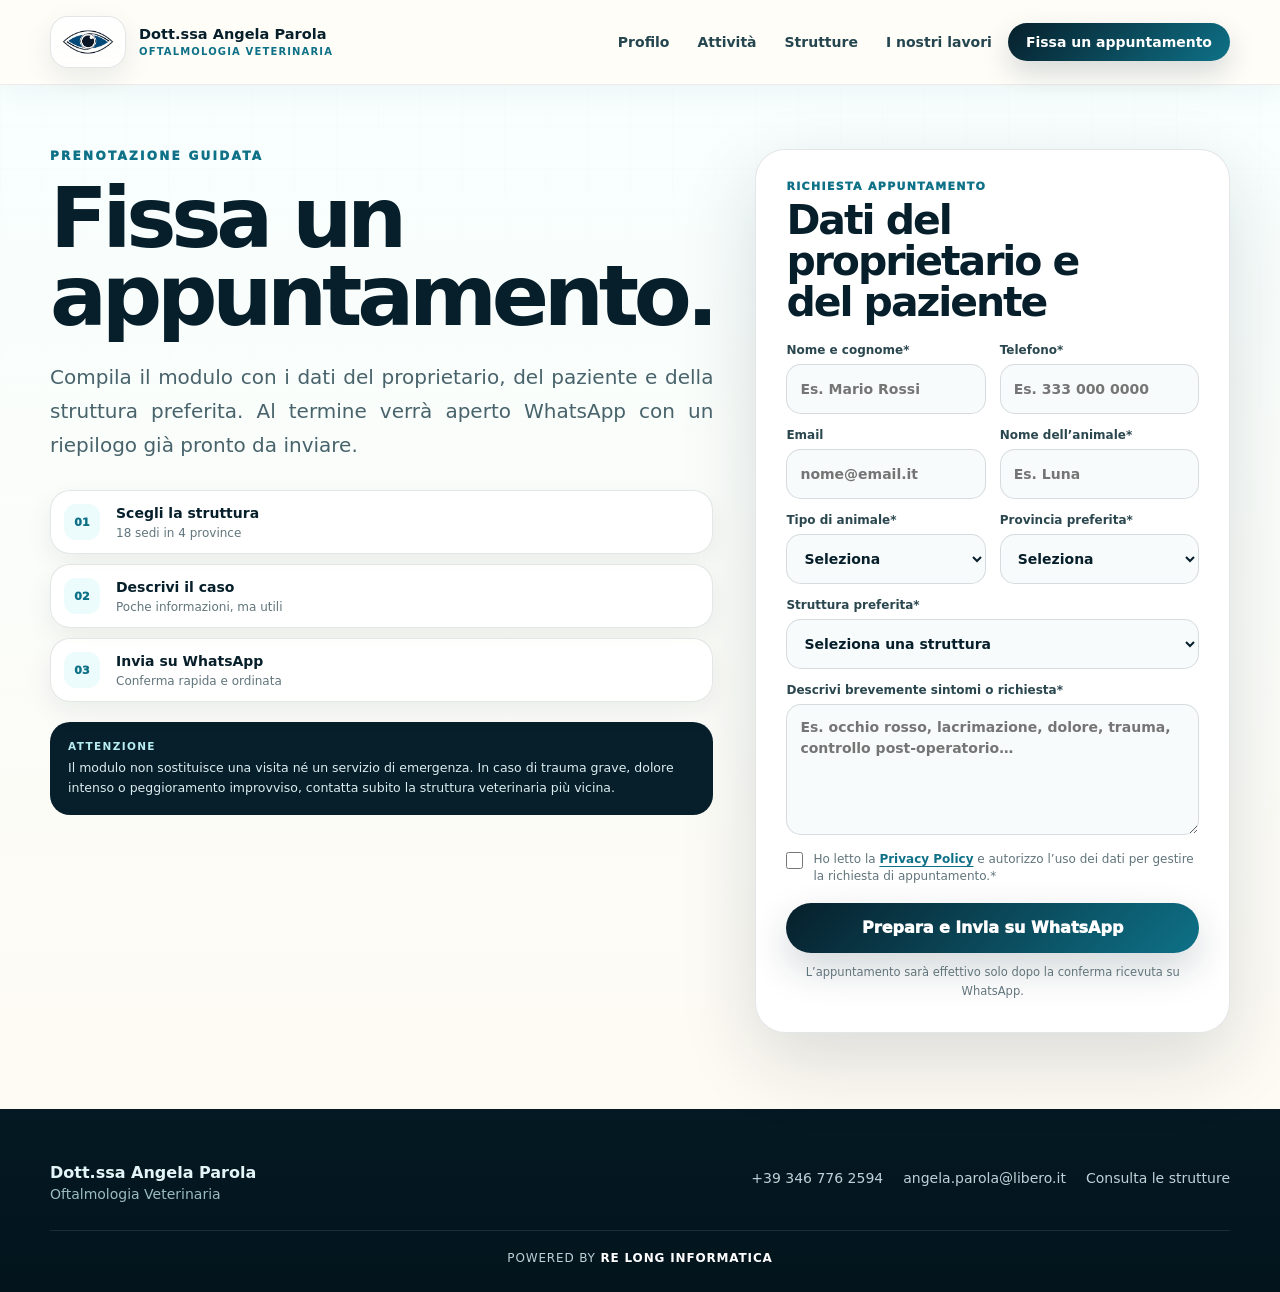
<file: appuntamento.html>
<!DOCTYPE html>

<html lang="it">
<head>
<meta charset="utf-8"/>
<meta content="width=device-width, initial-scale=1" name="viewport"/>
<title>Fissa un appuntamento | Dott.ssa Angela Parola</title>
<meta content="#071f2b" name="theme-color"/>
<link href="assets/style.css" rel="stylesheet"/>
<meta content="Scegli la provincia e la struttura veterinaria, inserisci i dati del paziente e prepara la richiesta di appuntamento via WhatsApp." name="description"/><meta content="index,follow,max-image-preview:large" name="robots"/><meta content="Dott.ssa Angela Parola" name="author"/><link href="https://dottangelaparola.com/appuntamento.html" rel="canonical"/><link href="assets/icons/favicon.ico" rel="icon" type="image/x-icon"/><link href="assets/icons/favicon-32.png" rel="icon" sizes="32x32" type="image/png"/><link href="assets/icons/apple-touch-icon.png" rel="apple-touch-icon" sizes="180x180"/><link href="manifest.webmanifest" rel="manifest"/><meta content="it_IT" property="og:locale"/><meta content="website" property="og:type"/><meta content="Fissa un appuntamento | Dott.ssa Angela Parola" property="og:title"/><meta content="Scegli la provincia e la struttura veterinaria, inserisci i dati del paziente e prepara la richiesta di appuntamento via WhatsApp." property="og:description"/><meta content="https://dottangelaparola.com/appuntamento.html" property="og:url"/><meta content="https://dottangelaparola.com/assets/og/og-appuntamento.jpg" property="og:image"/><meta content="1200" property="og:image:width"/><meta content="630" property="og:image:height"/><meta content="Dott.ssa Angela Parola - Oftalmologia Veterinaria" property="og:image:alt"/><meta content="summary_large_image" name="twitter:card"/><meta content="Fissa un appuntamento | Dott.ssa Angela Parola" name="twitter:title"/><meta content="Scegli la provincia e la struttura veterinaria, inserisci i dati del paziente e prepara la richiesta di appuntamento via WhatsApp." name="twitter:description"/><meta content="https://dottangelaparola.com/assets/og/og-appuntamento.jpg" name="twitter:image"/><script type="application/ld+json">{
  "@context": "https://schema.org",
  "@type": "WebPage",
  "name": "Fissa un appuntamento - Dott.ssa Angela Parola",
  "url": "https://dottangelaparola.com/appuntamento.html",
  "isPartOf": {
    "@id": "https://dottangelaparola.com/#website"
  }
}</script></head>
<body class="appointment-page" data-page="appuntamento">
<a class="skip-link" href="#main">Vai al contenuto</a>
<header class="site-header" id="top">
<nav aria-label="Navigazione principale" class="nav container">
<a aria-label="Homepage Dott.ssa Angela Parola" class="brand" href="index.html#top">
<span class="brand-mark"><img alt="Logo occhio Oftalmologia Veterinaria" decoding="async" fetchpriority="high" height="697" loading="eager" src="assets/logo-angela-parola.webp" width="1370"/></span>
<span class="brand-copy"><strong>Dott.ssa Angela Parola</strong><small>Oftalmologia Veterinaria</small></span>
</a>
<button aria-controls="nav-menu" aria-expanded="false" class="nav-toggle" type="button"><span></span><span></span><span></span><em>Menu</em></button>
<div class="nav-menu" id="nav-menu">
<a href="index.html#specialista">Profilo</a>
<a href="index.html#attivita">Attività</a>
<a href="index.html#territorio">Strutture</a>
<a href="lavori.html">I nostri lavori</a>
<a aria-current="page" class="nav-cta is-active" href="appuntamento.html">Fissa un appuntamento</a>
</div>
</nav>
</header>
<main id="main">
<section class="appointment-hero">
<div class="container appointment-layout">
<div class="appointment-intro reveal">
<p class="eyebrow">Prenotazione guidata</p>
<h1>Fissa un appuntamento.</h1>
<p class="lead">Compila il modulo con i dati del proprietario, del paziente e della struttura preferita. Al termine verrà aperto WhatsApp con un riepilogo già pronto da inviare.</p>
<div class="appointment-benefits">
<div><span>01</span><strong>Scegli la struttura</strong><small>18 sedi in 4 province</small></div>
<div><span>02</span><strong>Descrivi il caso</strong><small>Poche informazioni, ma utili</small></div>
<div><span>03</span><strong>Invia su WhatsApp</strong><small>Conferma rapida e ordinata</small></div>
</div>
<div class="appointment-alert">
<strong>Attenzione</strong>
<p>Il modulo non sostituisce una visita né un servizio di emergenza. In caso di trauma grave, dolore intenso o peggioramento improvviso, contatta subito la struttura veterinaria più vicina.</p>
</div>
</div>
<form class="appointment-form reveal delay-1" id="appointmentForm">
<div class="form-heading">
<span>Richiesta appuntamento</span>
<h2>Dati del proprietario e del paziente</h2>
</div>
<div class="form-grid">
<label>Nome e cognome*
              <input autocomplete="name" name="name" placeholder="Es. Mario Rossi" required="" type="text"/>
</label>
<label>Telefono*
              <input autocomplete="tel" inputmode="tel" name="phone" placeholder="Es. 333 000 0000" required="" type="tel"/>
</label>
<label>Email
              <input autocomplete="email" name="email" placeholder="nome@email.it" type="email"/>
</label>
<label>Nome dell’animale*
              <input name="petName" placeholder="Es. Luna" required="" type="text"/>
</label>
<label>Tipo di animale*
              <select name="petType" required="">
<option value="">Seleziona</option>
<option>Cane</option><option>Gatto</option><option>Coniglio</option><option>Altro</option>
</select>
</label>
<label>Provincia preferita*
              <select id="provinceSelect" name="province" required="">
<option value="">Seleziona</option>
<option>Napoli</option><option>Caserta</option><option>Avellino</option><option>Benevento</option>
</select>
</label>
<label class="form-span-2">Struttura preferita*
              <select id="structureSelect" name="structure" required="">
<option value="">Seleziona una struttura</option>
<optgroup label="Napoli">
<option data-province="Napoli" value="La Clinica Veterinaria S.C.A.R.L.">La Clinica Veterinaria S.C.A.R.L. — Casalnuovo di Napoli</option>
<option data-province="Napoli" value="Ambulatorio Veterinario Dott.sse Cervo e De Leone">Ambulatorio Veterinario Dott.sse Cervo e De Leone — Casalnuovo di Napoli</option>
<option data-province="Napoli" value="Centro Veterinario Vesuviano">Centro Veterinario Vesuviano — Ercolano</option>
<option data-province="Napoli" value="Ambulatorio Veterinario Simba">Ambulatorio Veterinario Simba — San Giorgio a Cremano</option>
<option data-province="Napoli" value="Le Vet">Le Vet — Boscotrecase</option>
<option data-province="Napoli" value="Ambulatorio Veterinario Dott. Piscopo">Ambulatorio Veterinario Dott. Piscopo — Arzano</option>
<option data-province="Napoli" value="Ambulatorio Veterinario Dott. Simioli">Ambulatorio Veterinario Dott. Simioli — Giugliano in Campania</option>
<option data-province="Napoli" value="Family Vet">Family Vet — Frattaminore</option>
<option data-province="Napoli" value="Nanà">Nanà — Mugnano di Napoli</option>
<option data-province="Napoli" value="Ambulatorio Veterinario Dott. Perrino">Ambulatorio Veterinario Dott. Perrino — Villaricca</option>
</optgroup>
<optgroup label="Caserta">
<option data-province="Caserta" value="Clinica Veterinaria Animalia">Clinica Veterinaria Animalia — Aversa</option>
<option data-province="Caserta" value="Global Veterinaria">Global Veterinaria — Aversa</option>
<option data-province="Caserta" value="Veter Center">Veter Center — Santa Maria Capua Vetere</option>
<option data-province="Caserta" value="Vi Ma Vet">Vi Ma Vet — Capua</option>
<option data-province="Caserta" value="Vet &amp; Pets">Vet &amp; Pets — Castel Volturno</option>
<option data-province="Caserta" value="Ambulatorio Veterinario Dott. Fusco e De Tommaso">Ambulatorio Veterinario Dott. Fusco e De Tommaso — Caserta</option>
</optgroup>
<optgroup label="Avellino">
<option data-province="Avellino" value="Ambulatorio Veterinario Dott. Zotti">Ambulatorio Veterinario Dott. Zotti — Ariano Irpino</option>
</optgroup>
<optgroup label="Benevento">
<option data-province="Benevento" value="Clinica Veterinaria Sannio">Clinica Veterinaria Sannio — Benevento</option>
</optgroup>
</select>
</label>
<label class="form-span-2">Descrivi brevemente sintomi o richiesta*
              <textarea name="message" placeholder="Es. occhio rosso, lacrimazione, dolore, trauma, controllo post-operatorio…" required="" rows="5"></textarea>
</label>
</div>
<label class="privacy-check">
<input name="privacy" required="" type="checkbox"/>
<span>Ho letto la <a href="privacy.html" target="_blank" rel="noopener">Privacy Policy</a> e autorizzo l’uso dei dati per gestire la richiesta di appuntamento.*</span>
</label>
<button class="btn primary appointment-submit" type="submit">Prepara e invia su WhatsApp</button>
<p class="form-microcopy">L’appuntamento sarà effettivo solo dopo la conferma ricevuta su WhatsApp.</p>
</form>
</div>
</section>
</main>
<footer class="site-footer appointment-footer">
<div class="container appointment-footer-row">
<div><strong>Dott.ssa Angela Parola</strong><span>Oftalmologia Veterinaria</span></div>
<a href="tel:+393467762594">+39 346 776 2594</a>
<a href="mailto:angela.parola@libero.it">angela.parola@libero.it</a>
<a href="index.html#territorio">Consulta le strutture</a>
</div>
<div aria-label="Crediti sito" class="container powered-by"><p>Powered by <strong>Re Long Informatica</strong></p></div>
</footer>
<div aria-live="polite" class="toast" id="toast" role="status"></div>
<script src="assets/script.js"></script>
</body>
</html>
</file>
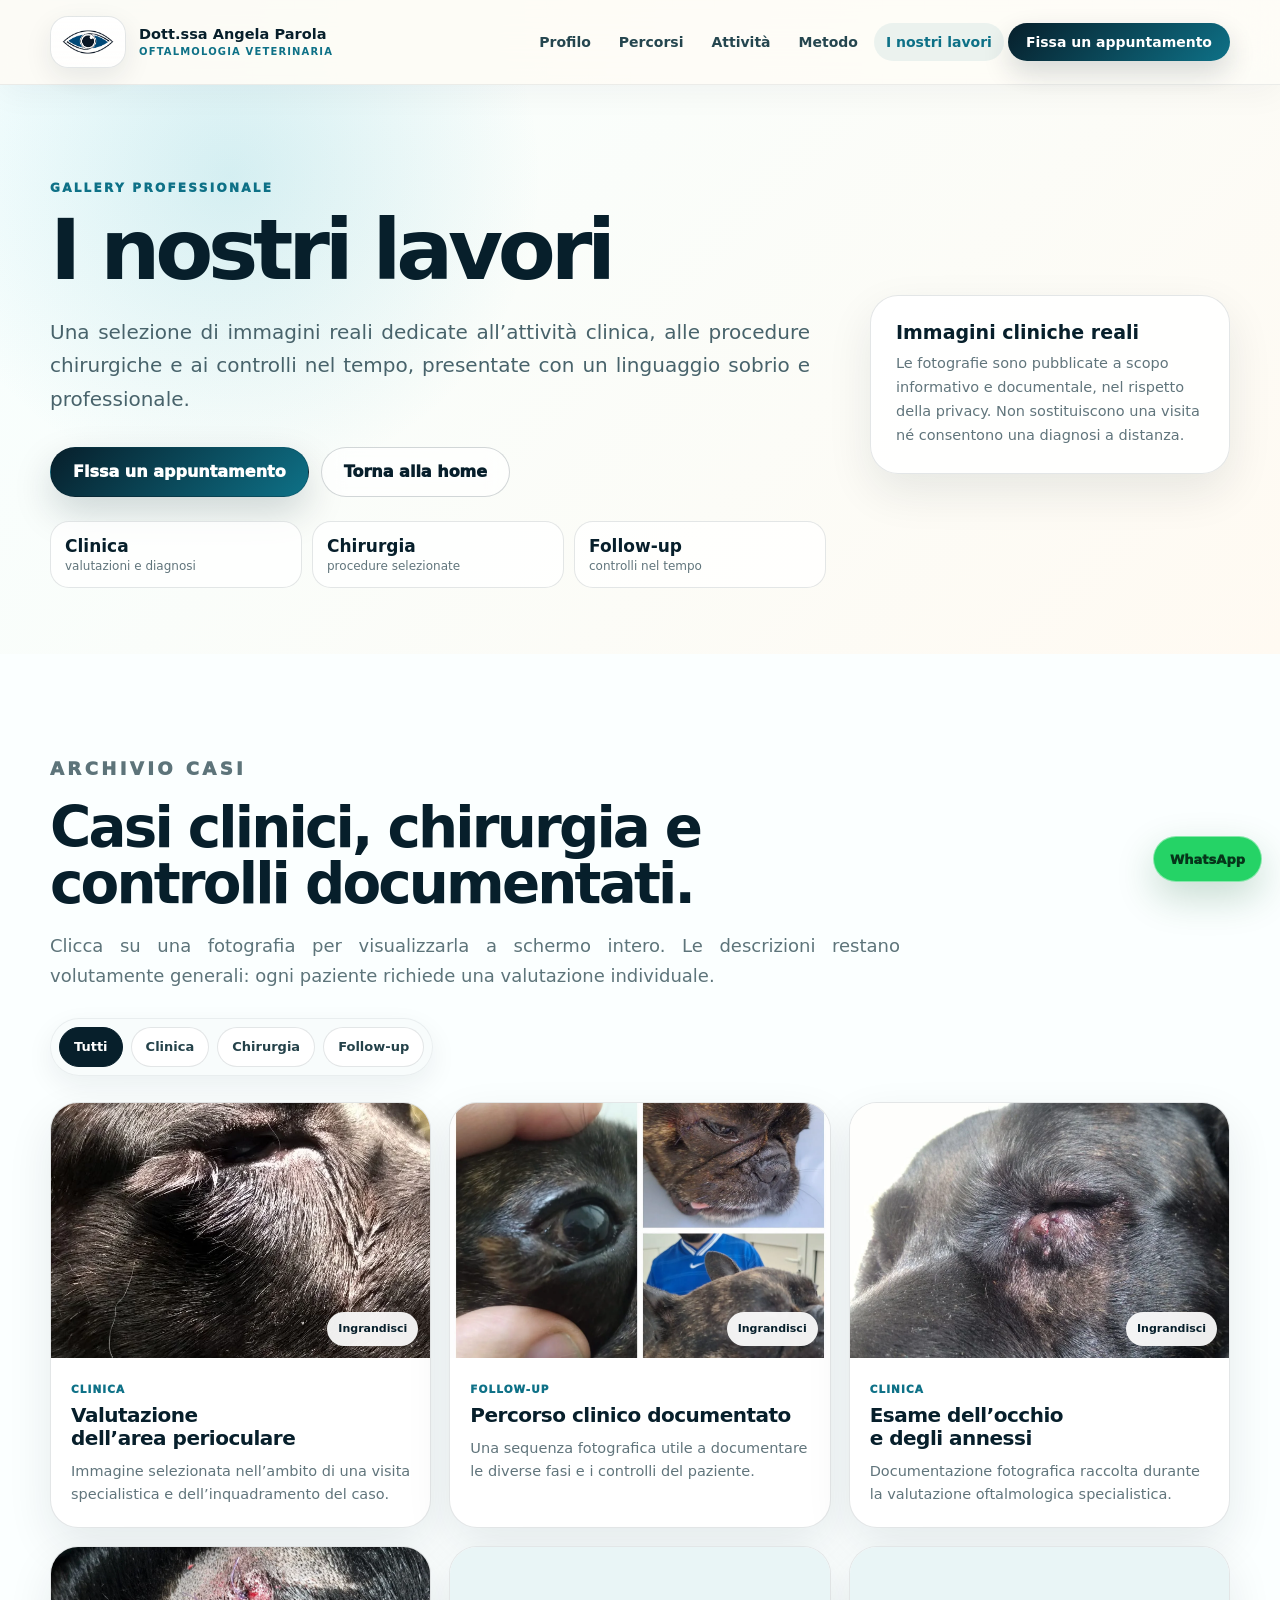
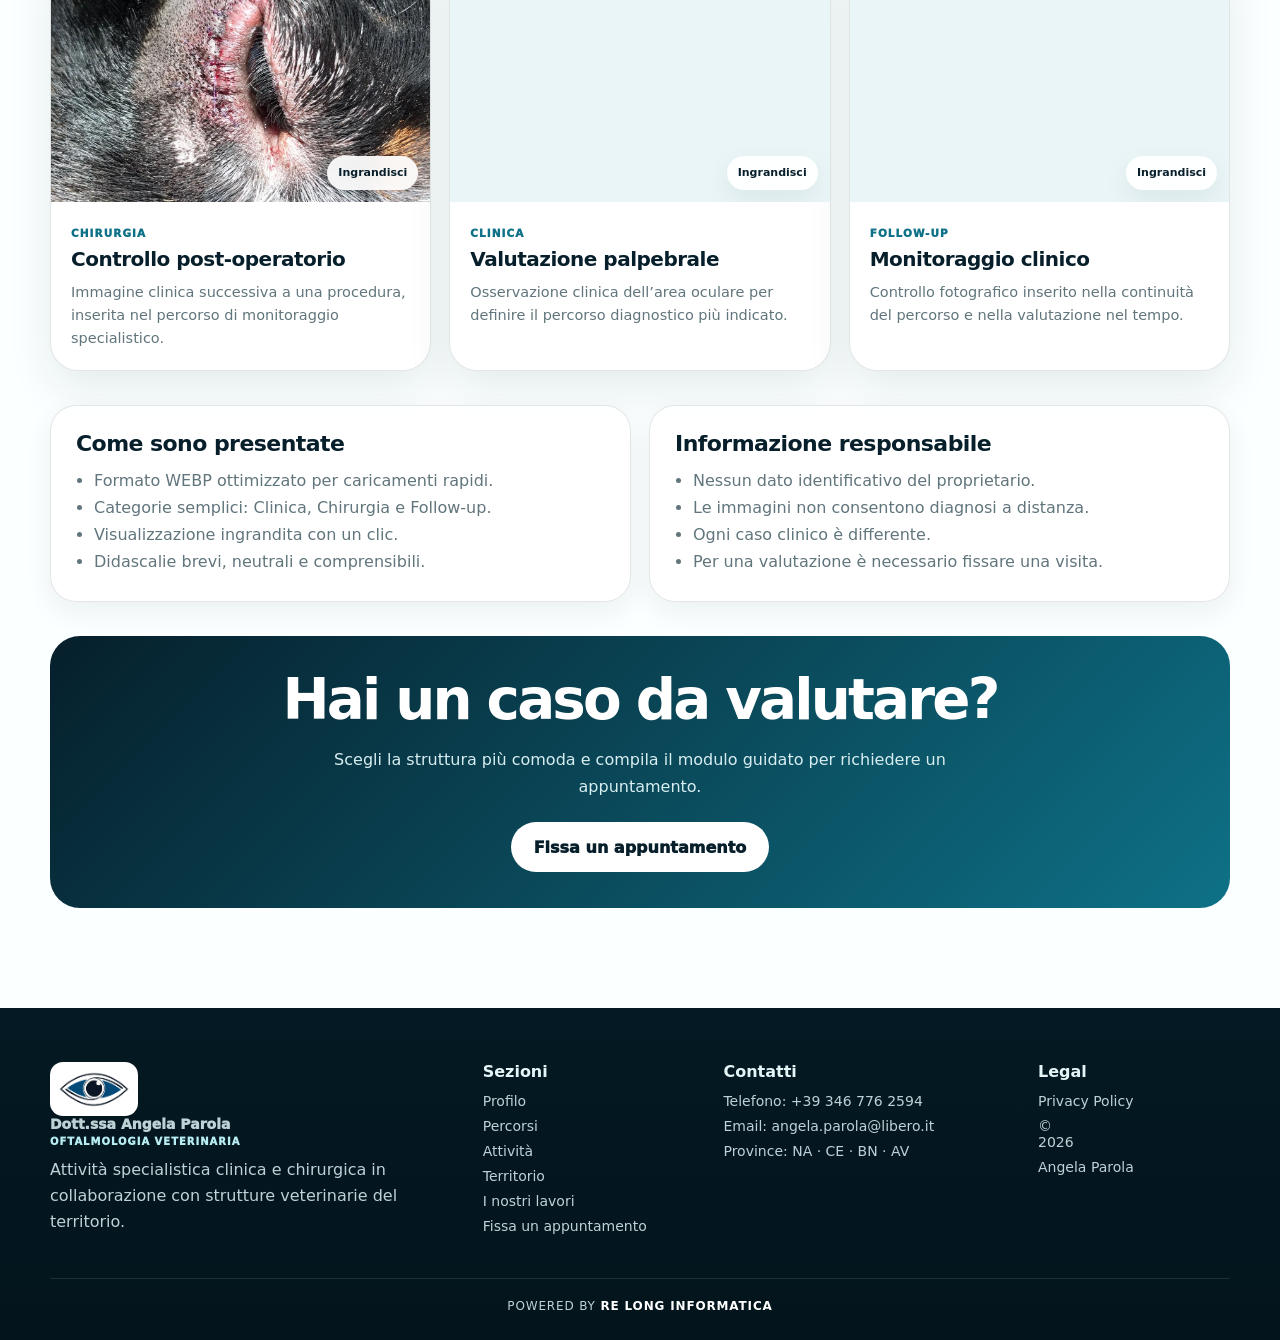
<file: lavori.html>
<!DOCTYPE html>

<html lang="it">
<head>
<meta charset="utf-8"/>
<meta content="width=device-width, initial-scale=1" name="viewport"/>
<title>Casi clinici e chirurgia | Oftalmologia Veterinaria | Angela Parola</title>
<meta content="#071f2b" name="theme-color"/>
<link href="assets/style.css" rel="stylesheet"/>
<meta content="Casi clinici, procedure chirurgiche e follow-up di oftalmologia veterinaria documentati con immagini reali dalla Dott.ssa Angela Parola." name="description"/><meta content="index,follow,max-image-preview:large" name="robots"/><meta content="Dott.ssa Angela Parola" name="author"/><link href="https://dottangelaparola.com/lavori.html" rel="canonical"/><link href="assets/icons/favicon.ico" rel="icon" type="image/x-icon"/><link href="assets/icons/favicon-32.png" rel="icon" sizes="32x32" type="image/png"/><link href="assets/icons/apple-touch-icon.png" rel="apple-touch-icon" sizes="180x180"/><link href="manifest.webmanifest" rel="manifest"/><meta content="it_IT" property="og:locale"/><meta content="website" property="og:type"/><meta content="Casi clinici e chirurgia | Oftalmologia Veterinaria | Angela Parola" property="og:title"/><meta content="Casi clinici, procedure chirurgiche e follow-up di oftalmologia veterinaria documentati con immagini reali dalla Dott.ssa Angela Parola." property="og:description"/><meta content="https://dottangelaparola.com/lavori.html" property="og:url"/><meta content="https://dottangelaparola.com/assets/og/og-lavori.jpg" property="og:image"/><meta content="1200" property="og:image:width"/><meta content="630" property="og:image:height"/><meta content="Dott.ssa Angela Parola - Oftalmologia Veterinaria" property="og:image:alt"/><meta content="summary_large_image" name="twitter:card"/><meta content="Casi clinici e chirurgia | Oftalmologia Veterinaria | Angela Parola" name="twitter:title"/><meta content="Casi clinici, procedure chirurgiche e follow-up di oftalmologia veterinaria documentati con immagini reali dalla Dott.ssa Angela Parola." name="twitter:description"/><meta content="https://dottangelaparola.com/assets/og/og-lavori.jpg" name="twitter:image"/><script type="application/ld+json">{
  "@context": "https://schema.org",
  "@type": "CollectionPage",
  "name": "Casi clinici e chirurgia - Dott.ssa Angela Parola",
  "url": "https://dottangelaparola.com/lavori.html",
  "isPartOf": {
    "@id": "https://dottangelaparola.com/#website"
  },
  "about": {
    "@id": "https://dottangelaparola.com/#oftalmologia-veterinaria"
  }
}</script></head>
<body data-page="lavori">
<a class="skip-link" href="#main">Vai al contenuto</a>
<header class="site-header" id="top">
<nav aria-label="Navigazione principale" class="nav container">
<a aria-label="Homepage Dott.ssa Angela Parola" class="brand" href="index.html#top">
<span class="brand-mark"><img alt="Logo occhio Oftalmologia Veterinaria" decoding="async" fetchpriority="high" height="697" loading="eager" src="assets/logo-angela-parola.webp" width="1370"/></span>
<span class="brand-copy"><strong>Dott.ssa Angela Parola</strong><small>Oftalmologia Veterinaria</small></span>
</a>
<button aria-controls="nav-menu" aria-expanded="false" class="nav-toggle" type="button"><span></span><span></span><span></span><em>Menu</em></button>
<div class="nav-menu" id="nav-menu">
<a href="index.html#specialista">Profilo</a>
<a href="index.html#percorsi">Percorsi</a>
<a href="index.html#attivita">Attività</a>
<a href="index.html#percorso">Metodo</a>
<a aria-current="page" class="is-active" href="lavori.html">I nostri lavori</a>
<a class="nav-cta" href="appuntamento.html">Fissa un appuntamento</a>
</div>
</nav>
</header>
<main id="main">
<section class="gallery-hero">
<div class="container">
<div class="reveal">
<p class="eyebrow">Gallery professionale</p>
<h1>I nostri lavori</h1>
<p class="lead">Una selezione di immagini reali dedicate all’attività clinica, alle procedure chirurgiche e ai controlli nel tempo, presentate con un linguaggio sobrio e professionale.</p>
<div class="hero-actions">
<a class="btn primary" href="appuntamento.html">Fissa un appuntamento</a>
<a class="btn ghost" href="index.html">Torna alla home</a>
</div>
<div class="gallery-kpis">
<div><strong>Clinica</strong><span>valutazioni e diagnosi</span></div>
<div><strong>Chirurgia</strong><span>procedure selezionate</span></div>
<div><strong>Follow-up</strong><span>controlli nel tempo</span></div>
</div>
</div>
<aside class="gallery-note reveal delay-1">
<strong>Immagini cliniche reali</strong>
<p>Le fotografie sono pubblicate a scopo informativo e documentale, nel rispetto della privacy. Non sostituiscono una visita né consentono una diagnosi a distanza.</p>
</aside>
</div>
</section>
<section class="section-pad gallery-section">
<div class="container">
<div class="section-heading reveal">
<p class="eyebrow">Archivio casi</p>
<h2>Casi clinici, chirurgia e controlli documentati.</h2>
<p>Clicca su una fotografia per visualizzarla a schermo intero. Le descrizioni restano volutamente generali: ogni paziente richiede una valutazione individuale.</p>
</div>
<div aria-label="Filtri gallery" class="gallery-toolbar reveal">
<button class="filter-btn active" data-filter="all" type="button">Tutti</button>
<button class="filter-btn" data-filter="clinica" type="button">Clinica</button>
<button class="filter-btn" data-filter="chirurgia" type="button">Chirurgia</button>
<button class="filter-btn" data-filter="followup" type="button">Follow-up</button>
</div>
<div class="gallery-grid" id="galleryGrid">
<article class="case-card reveal" data-category="clinica">
<button class="case-media" data-lightbox-alt="Caso clinico oftalmologico veterinario: valutazione dell’area perioculare" data-lightbox-src="assets/lavori/caso-clinico-01.webp" type="button">
<img alt="Valutazione clinica dell’area perioculare di un cane" decoding="async" height="1280" loading="lazy" src="assets/lavori/caso-clinico-01.webp" width="720"/>
<span class="media-zoom">Ingrandisci</span>
</button>
<div class="case-body"><span>Clinica</span><h3>Valutazione dell’area perioculare</h3><p>Immagine selezionata nell’ambito di una visita specialistica e dell’inquadramento del caso.</p></div>
</article>
<article class="case-card reveal delay-1" data-category="followup">
<button class="case-media" data-lightbox-alt="Sequenza fotografica di un percorso clinico oftalmologico veterinario" data-lightbox-src="assets/lavori/percorso-clinico-02.webp" type="button">
<img alt="Sequenza fotografica di un percorso clinico oftalmologico veterinario" decoding="async" height="1440" loading="lazy" src="assets/lavori/percorso-clinico-02.webp" width="1440"/>
<span class="media-zoom">Ingrandisci</span>
</button>
<div class="case-body"><span>Follow-up</span><h3>Percorso clinico documentato</h3><p>Una sequenza fotografica utile a documentare le diverse fasi e i controlli del paziente.</p></div>
</article>
<article class="case-card reveal delay-2" data-category="clinica">
<button class="case-media" data-lightbox-alt="Esame clinico dell’occhio e degli annessi oculari di un cane" data-lightbox-src="assets/lavori/valutazione-oculare-03.webp" type="button">
<img alt="Esame clinico dell’occhio e degli annessi oculari di un cane" decoding="async" height="720" loading="lazy" src="assets/lavori/valutazione-oculare-03.webp" width="1280"/>
<span class="media-zoom">Ingrandisci</span>
</button>
<div class="case-body"><span>Clinica</span><h3>Esame dell’occhio e degli annessi</h3><p>Documentazione fotografica raccolta durante la valutazione oftalmologica specialistica.</p></div>
</article>
<article class="case-card reveal" data-category="chirurgia">
<button class="case-media" data-lightbox-alt="Controllo post-operatorio in oftalmologia veterinaria" data-lightbox-src="assets/lavori/post-operatorio-04.webp" type="button">
<img alt="Controllo post-operatorio dell’area palpebrale di un cane" decoding="async" height="1600" loading="lazy" src="assets/lavori/post-operatorio-04.webp" width="1200"/>
<span class="media-zoom">Ingrandisci</span>
</button>
<div class="case-body"><span>Chirurgia</span><h3>Controllo post-operatorio</h3><p>Immagine clinica successiva a una procedura, inserita nel percorso di monitoraggio specialistico.</p></div>
</article>
<article class="case-card reveal delay-1" data-category="clinica">
<button class="case-media" data-lightbox-alt="Valutazione palpebrale in un paziente veterinario" data-lightbox-src="assets/lavori/valutazione-palpebrale-05.webp" type="button">
<img alt="Valutazione palpebrale di un cane" decoding="async" height="1287" loading="lazy" src="assets/lavori/valutazione-palpebrale-05.webp" width="891"/>
<span class="media-zoom">Ingrandisci</span>
</button>
<div class="case-body"><span>Clinica</span><h3>Valutazione palpebrale</h3><p>Osservazione clinica dell’area oculare per definire il percorso diagnostico più indicato.</p></div>
</article>
<article class="case-card reveal delay-2" data-category="followup">
<button class="case-media" data-lightbox-alt="Follow-up clinico oftalmologico veterinario" data-lightbox-src="assets/lavori/follow-up-06.webp" type="button">
<img alt="Follow-up clinico dell’occhio di un cane" decoding="async" height="1543" loading="lazy" src="assets/lavori/follow-up-06.webp" width="1213"/>
<span class="media-zoom">Ingrandisci</span>
</button>
<div class="case-body"><span>Follow-up</span><h3>Monitoraggio clinico</h3><p>Controllo fotografico inserito nella continuità del percorso e nella valutazione nel tempo.</p></div>
</article>
</div>
<div class="upload-guide reveal">
<div class="guide-card">
<h3>Come sono presentate</h3>
<ul>
<li>Formato WEBP ottimizzato per caricamenti rapidi.</li>
<li>Categorie semplici: Clinica, Chirurgia e Follow-up.</li>
<li>Visualizzazione ingrandita con un clic.</li>
<li>Didascalie brevi, neutrali e comprensibili.</li>
</ul>
</div>
<div class="guide-card">
<h3>Informazione responsabile</h3>
<ul>
<li>Nessun dato identificativo del proprietario.</li>
<li>Le immagini non consentono diagnosi a distanza.</li>
<li>Ogni caso clinico è differente.</li>
<li>Per una valutazione è necessario fissare una visita.</li>
</ul>
</div>
</div>
<div class="gallery-cta reveal">
<h2>Hai un caso da valutare?</h2>
<p>Scegli la struttura più comoda e compila il modulo guidato per richiedere un appuntamento.</p>
<a class="btn primary inverted" href="appuntamento.html">Fissa un appuntamento</a>
</div>
</div>
</section>
</main>
<footer class="site-footer">
<div class="container footer-grid">
<div><a class="footer-brand" href="index.html#top"><img alt="Logo occhio" decoding="async" height="697" loading="lazy" src="assets/logo-angela-parola.webp" width="1370"/><span>Dott.ssa Angela Parola<br/><small>Oftalmologia Veterinaria</small></span></a><p>Attività specialistica clinica e chirurgica in collaborazione con strutture veterinarie del territorio.</p></div>
<div><strong>Sezioni</strong><a href="index.html#specialista">Profilo</a><a href="index.html#percorsi">Percorsi</a><a href="index.html#attivita">Attività</a><a href="index.html#territorio">Territorio</a><a href="lavori.html">I nostri lavori</a><a href="appuntamento.html">Fissa un appuntamento</a></div>
<div><strong>Contatti</strong><a href="tel:+393467762594">Telefono: +39 346 776 2594</a><a href="mailto:angela.parola@libero.it">Email: angela.parola@libero.it</a><span>Province: NA · CE · BN · AV</span></div>
<div><strong>Legal</strong><a href="privacy.html">Privacy Policy</a><span>© <span id="year"></span> Angela Parola</span></div>
</div>
<div aria-label="Crediti sito" class="container powered-by">
<p>Powered by <strong>Re Long Informatica</strong></p>
</div>
</footer>
<a aria-label="Contatta la Dott.ssa Angela Parola su WhatsApp" class="floating-whatsapp" href="https://wa.me/393467762594?text=Buongiorno%2C%20vorrei%20fissare%20un%20appuntamento%20di%20oftalmologia%20veterinaria." rel="noopener" target="_blank">WhatsApp</a>
<div aria-live="polite" class="toast" id="toast" role="status"></div>
<script src="assets/script.js"></script>
</body>
</html>
</file>
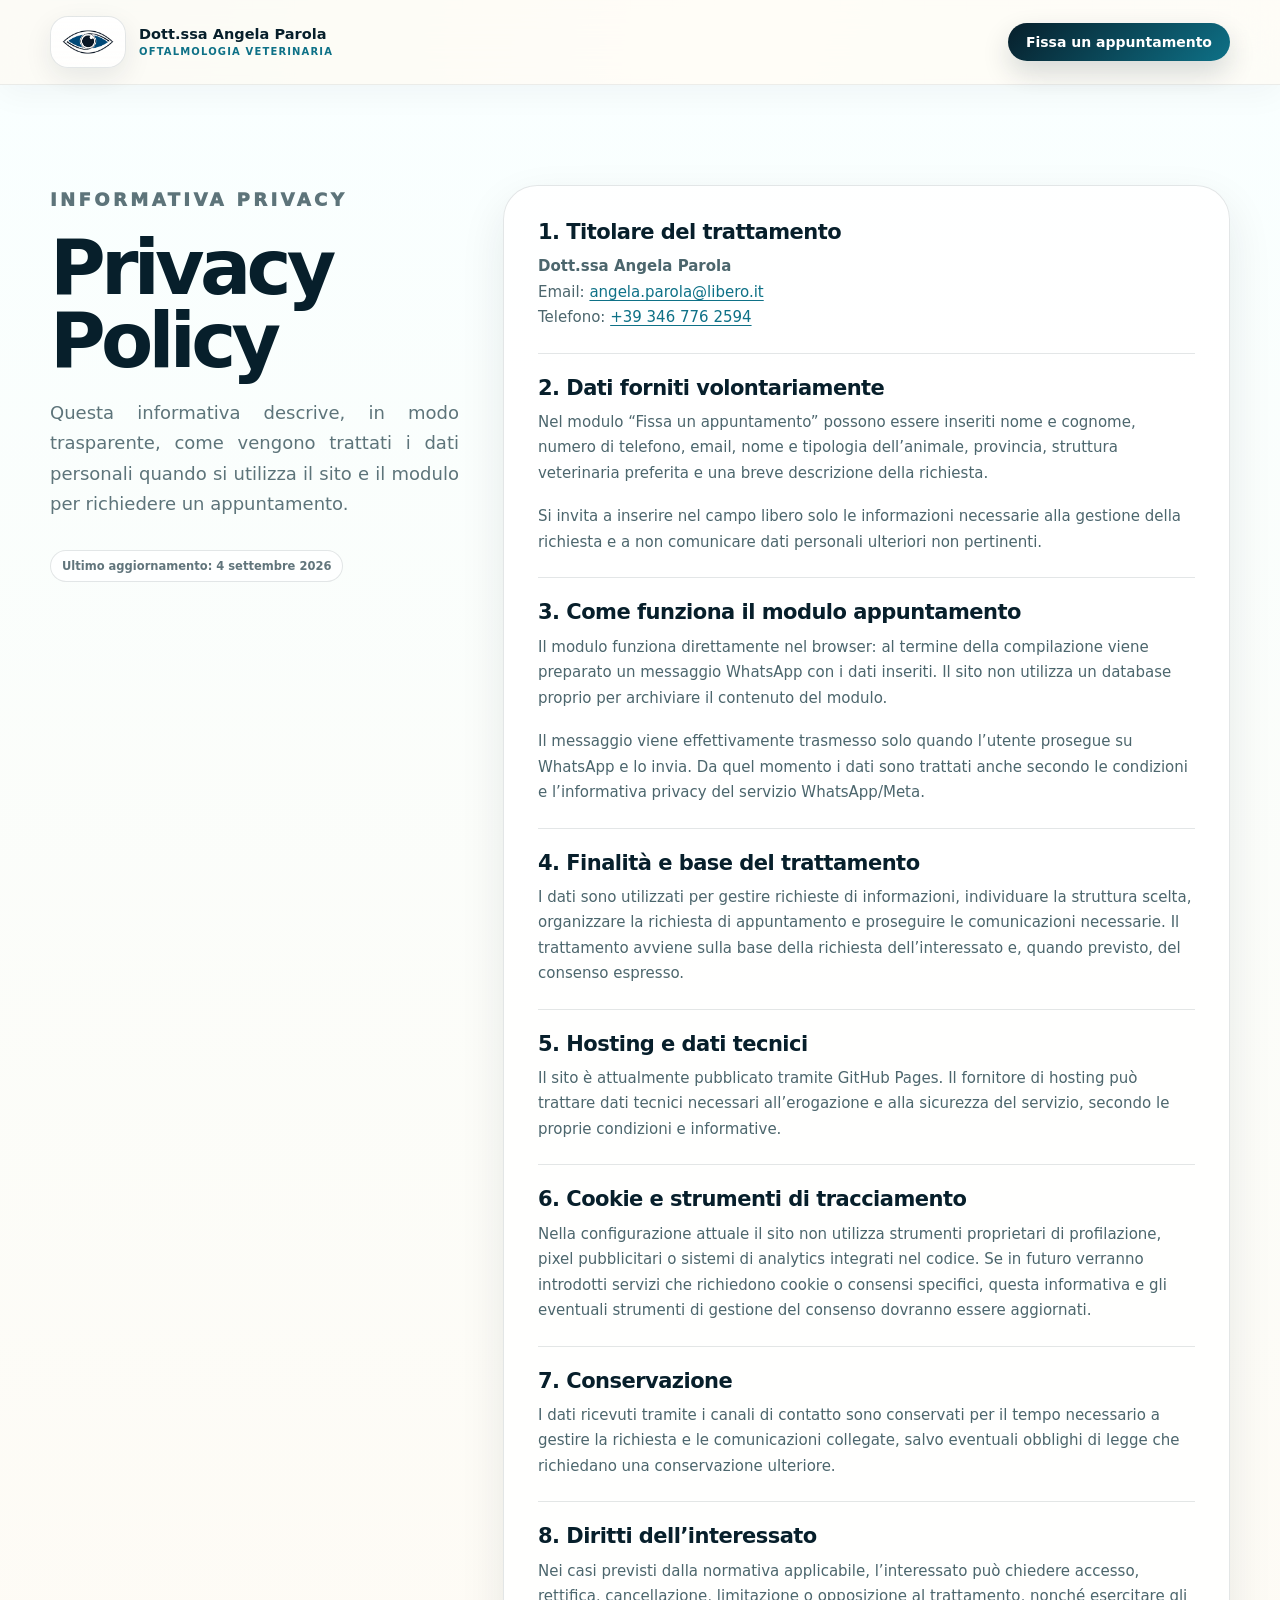
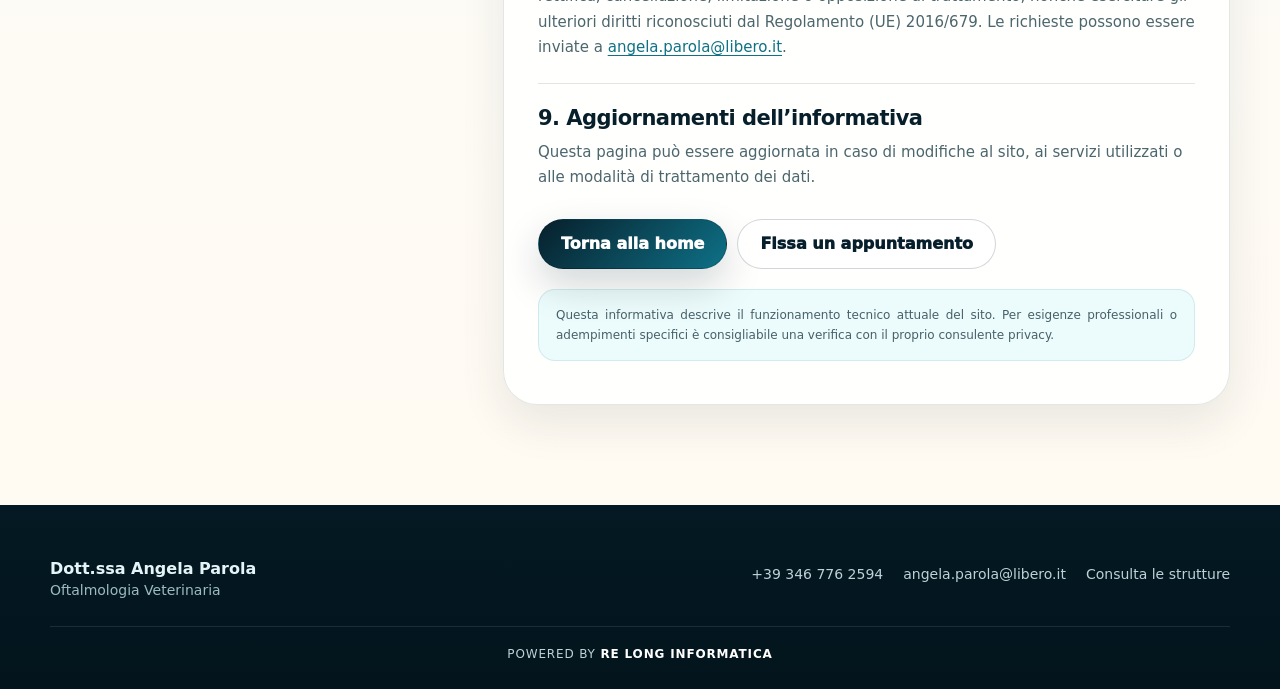
<file: privacy.html>
<!DOCTYPE html>
<html lang="it">
<head>
<meta charset="utf-8"/>
<meta name="viewport" content="width=device-width, initial-scale=1"/>
<title>Privacy Policy | Dott.ssa Angela Parola</title>
<meta name="description" content="Informativa privacy del sito della Dott.ssa Angela Parola, oftalmologia veterinaria."/>
<meta name="robots" content="noindex,follow"/>
<meta name="theme-color" content="#071f2b"/>
<link rel="canonical" href="https://dottangelaparola.com/privacy.html"/>
<link rel="icon" type="image/x-icon" href="assets/icons/favicon.ico"/>
<link rel="icon" type="image/png" sizes="32x32" href="assets/icons/favicon-32.png"/>
<link rel="apple-touch-icon" sizes="180x180" href="assets/icons/apple-touch-icon.png"/>
<link rel="stylesheet" href="assets/style.css"/>
</head>
<body data-page="privacy">
<a class="skip-link" href="#main">Vai al contenuto</a>
<header class="site-header" id="top">
  <nav class="nav container" aria-label="Navigazione principale">
    <a class="brand" href="index.html" aria-label="Homepage Dott.ssa Angela Parola">
      <span class="brand-mark"><img src="assets/logo-angela-parola.webp" alt="Logo occhio Oftalmologia Veterinaria" width="1370" height="697"/></span>
      <span class="brand-copy"><strong>Dott.ssa Angela Parola</strong><small>Oftalmologia Veterinaria</small></span>
    </a>
    <div class="nav-menu privacy-nav"><a class="nav-cta" href="appuntamento.html">Fissa un appuntamento</a></div>
  </nav>
</header>
<main id="main" class="privacy-main">
  <section class="section-pad">
    <div class="container privacy-shell">
      <div class="section-intro privacy-intro">
        <p class="eyebrow">Informativa privacy</p>
        <h1>Privacy Policy</h1>
        <p>Questa informativa descrive, in modo trasparente, come vengono trattati i dati personali quando si utilizza il sito e il modulo per richiedere un appuntamento.</p>
        <span class="privacy-updated">Ultimo aggiornamento: 4 settembre 2026</span>
      </div>
      <div class="privacy-content content-card">
        <section>
          <h2>1. Titolare del trattamento</h2>
          <p><strong>Dott.ssa Angela Parola</strong><br>Email: <a href="mailto:angela.parola@libero.it">angela.parola@libero.it</a><br>Telefono: <a href="tel:+393467762594">+39 346 776 2594</a></p>
        </section>
        <section>
          <h2>2. Dati forniti volontariamente</h2>
          <p>Nel modulo “Fissa un appuntamento” possono essere inseriti nome e cognome, numero di telefono, email, nome e tipologia dell’animale, provincia, struttura veterinaria preferita e una breve descrizione della richiesta.</p>
          <p>Si invita a inserire nel campo libero solo le informazioni necessarie alla gestione della richiesta e a non comunicare dati personali ulteriori non pertinenti.</p>
        </section>
        <section>
          <h2>3. Come funziona il modulo appuntamento</h2>
          <p>Il modulo funziona direttamente nel browser: al termine della compilazione viene preparato un messaggio WhatsApp con i dati inseriti. Il sito non utilizza un database proprio per archiviare il contenuto del modulo.</p>
          <p>Il messaggio viene effettivamente trasmesso solo quando l’utente prosegue su WhatsApp e lo invia. Da quel momento i dati sono trattati anche secondo le condizioni e l’informativa privacy del servizio WhatsApp/Meta.</p>
        </section>
        <section>
          <h2>4. Finalità e base del trattamento</h2>
          <p>I dati sono utilizzati per gestire richieste di informazioni, individuare la struttura scelta, organizzare la richiesta di appuntamento e proseguire le comunicazioni necessarie. Il trattamento avviene sulla base della richiesta dell’interessato e, quando previsto, del consenso espresso.</p>
        </section>
        <section>
          <h2>5. Hosting e dati tecnici</h2>
          <p>Il sito è attualmente pubblicato tramite GitHub Pages. Il fornitore di hosting può trattare dati tecnici necessari all’erogazione e alla sicurezza del servizio, secondo le proprie condizioni e informative.</p>
        </section>
        <section>
          <h2>6. Cookie e strumenti di tracciamento</h2>
          <p>Nella configurazione attuale il sito non utilizza strumenti proprietari di profilazione, pixel pubblicitari o sistemi di analytics integrati nel codice. Se in futuro verranno introdotti servizi che richiedono cookie o consensi specifici, questa informativa e gli eventuali strumenti di gestione del consenso dovranno essere aggiornati.</p>
        </section>
        <section>
          <h2>7. Conservazione</h2>
          <p>I dati ricevuti tramite i canali di contatto sono conservati per il tempo necessario a gestire la richiesta e le comunicazioni collegate, salvo eventuali obblighi di legge che richiedano una conservazione ulteriore.</p>
        </section>
        <section>
          <h2>8. Diritti dell’interessato</h2>
          <p>Nei casi previsti dalla normativa applicabile, l’interessato può chiedere accesso, rettifica, cancellazione, limitazione o opposizione al trattamento, nonché esercitare gli ulteriori diritti riconosciuti dal Regolamento (UE) 2016/679. Le richieste possono essere inviate a <a href="mailto:angela.parola@libero.it">angela.parola@libero.it</a>.</p>
        </section>
        <section>
          <h2>9. Aggiornamenti dell’informativa</h2>
          <p>Questa pagina può essere aggiornata in caso di modifiche al sito, ai servizi utilizzati o alle modalità di trattamento dei dati.</p>
        </section>
        <div class="privacy-actions"><a class="btn primary" href="index.html">Torna alla home</a><a class="btn ghost" href="appuntamento.html">Fissa un appuntamento</a></div>
        <p class="privacy-legal-note">Questa informativa descrive il funzionamento tecnico attuale del sito. Per esigenze professionali o adempimenti specifici è consigliabile una verifica con il proprio consulente privacy.</p>
      </div>
    </div>
  </section>
</main>
<footer class="site-footer appointment-footer">
  <div class="container appointment-footer-row">
    <div><strong>Dott.ssa Angela Parola</strong><span>Oftalmologia Veterinaria</span></div>
    <a href="tel:+393467762594">+39 346 776 2594</a>
    <a href="mailto:angela.parola@libero.it">angela.parola@libero.it</a>
    <a href="index.html#territorio">Consulta le strutture</a>
  </div>
  <div class="container powered-by" aria-label="Crediti sito"><p>Powered by <strong>Re Long Informatica</strong></p></div>
</footer>
<script src="assets/script.js"></script>
</body>
</html>
</file>
<file: assets/style.css>
:root{
  --ink:#071f2b;
  --ink-2:#0d3441;
  --teal:#0e7187;
  --teal-2:#32a8bf;
  --aqua:#b7edf2;
  --mint:#ecfbfb;
  --paper:#fffdf8;
  --cream:#f7f1e7;
  --muted:#61757c;
  --muted-2:#48636b;
  --line:rgba(7,31,43,.11);
  --line-strong:rgba(7,31,43,.18);
  --glass:rgba(255,255,255,.84);
  --shadow-lg:0 28px 78px rgba(7,31,43,.14);
  --shadow-md:0 18px 46px rgba(7,31,43,.09);
  --shadow-sm:0 10px 28px rgba(7,31,43,.065);
  --radius-xl:34px;
  --radius-lg:28px;
  --radius-md:22px;
  --container:min(1180px,calc(100% - 40px));
  --header-h:84px;
}
/* Native hidden attribute must always win over component display rules. */
[hidden]{display:none!important}


*{box-sizing:border-box}
html{
  scroll-behavior:smooth;
  scroll-padding-top:calc(var(--header-h) + 14px);
  overflow-x:hidden;
  -webkit-text-size-adjust:100%;
}
body{
  margin:0;
  min-width:0;
  max-width:100%;
  overflow-x:hidden;
  font-family:Inter,ui-sans-serif,system-ui,-apple-system,BlinkMacSystemFont,"Segoe UI",sans-serif;
  color:var(--ink);
  background:
    radial-gradient(circle at 8% 0%,rgba(50,168,191,.16),transparent 25%),
    radial-gradient(circle at 92% 8%,rgba(183,237,242,.30),transparent 23%),
    linear-gradient(180deg,#fffaf2 0%,#f8fdfd 45%,#fffaf2 100%);
  text-rendering:optimizeLegibility;
  -webkit-font-smoothing:antialiased;
}
body::before{
  content:"";
  position:fixed;
  inset:0;
  z-index:-2;
  pointer-events:none;
  background-image:
    linear-gradient(rgba(7,31,43,.028) 1px,transparent 1px),
    linear-gradient(90deg,rgba(7,31,43,.028) 1px,transparent 1px);
  background-size:42px 42px;
  mask-image:linear-gradient(180deg,rgba(0,0,0,.34),transparent 58%);
}

::selection{background:rgba(50,168,191,.26);color:var(--ink)}
:where(a,button,input,select,textarea,summary):focus-visible{
  outline:3px solid rgba(50,168,191,.48);
  outline-offset:3px;
}

a{color:inherit;text-decoration:none}
img{display:block;max-width:100%;height:auto}
button,input,select,textarea{font:inherit}
button{color:inherit}
main,section,.container{min-width:0;max-width:100%}

h1,h2,h3,p{margin-top:0}
h1,h2,h3{color:var(--ink);text-wrap:balance}
h1{
  margin-bottom:26px;
  font-size:clamp(48px,6.6vw,88px);
  line-height:.92;
  letter-spacing:-.062em;
}
h2{
  margin-bottom:18px;
  font-size:clamp(34px,4.4vw,58px);
  line-height:1;
  letter-spacing:-.05em;
}
h3{
  margin-bottom:10px;
  font-size:22px;
  line-height:1.16;
  letter-spacing:-.025em;
}
p{line-height:1.7}

.container{width:var(--container);margin-inline:auto}
.section-pad{padding:100px 0}
.soft{
  background:rgba(255,255,255,.50);
  border-block:1px solid rgba(7,31,43,.065);
}
.center{text-align:center;max-width:840px;margin:0 auto 48px}
.eyebrow{
  margin:0 0 16px;
  color:var(--teal);
  font-size:12px;
  font-weight:950;
  line-height:1.25;
  letter-spacing:.19em;
  text-transform:uppercase;
}
.eyebrow.light{color:var(--aqua)}
.lead{max-width:760px;color:var(--muted-2);font-size:20px;line-height:1.68}
.section-heading p,.section-intro p{color:#5d747a;font-size:18px;line-height:1.7}

.skip-link{
  position:absolute;
  left:16px;
  top:-90px;
  z-index:200;
  padding:12px 16px;
  border-radius:999px;
  background:#fff;
  color:var(--ink);
  box-shadow:var(--shadow-sm);
}
.skip-link:focus{top:16px}

/* Header */
.site-header{
  position:sticky;
  top:0;
  z-index:100;
  background:rgba(255,253,248,.88);
  border-bottom:1px solid rgba(7,31,43,.07);
  box-shadow:0 8px 34px rgba(7,31,43,.045);
  backdrop-filter:blur(20px);
}
.nav{
  height:var(--header-h);
  display:flex;
  align-items:center;
  justify-content:space-between;
  gap:20px;
}
.brand{display:flex;align-items:center;gap:13px;min-width:290px}
.brand-mark{
  width:76px;
  height:52px;
  flex:0 0 auto;
  display:grid;
  place-items:center;
  overflow:hidden;
  padding:7px 9px;
  border:1px solid var(--line);
  border-radius:18px;
  background:linear-gradient(180deg,#fff,rgba(255,255,255,.74));
  box-shadow:0 10px 28px rgba(7,31,43,.085);
}
.brand-mark img{width:100%;height:100%;object-fit:contain}
.brand-copy{line-height:1.05;white-space:nowrap}
.brand-copy strong{display:block;font-size:14.5px;letter-spacing:.002em}
.brand-copy small{
  display:block;
  margin-top:5px;
  color:var(--teal);
  font-size:10px;
  font-weight:900;
  letter-spacing:.115em;
  text-transform:uppercase;
}
.nav-menu{display:flex;align-items:center;gap:4px}
.nav-menu a{
  padding:11px 12px;
  border-radius:999px;
  color:#25464f;
  font-size:14px;
  font-weight:850;
  transition:background .2s ease,color .2s ease,transform .2s ease;
}
.nav-menu a:hover,.nav-menu a.is-active:not(.nav-cta){background:rgba(14,113,135,.08);color:var(--teal)}
.nav-menu a:hover{transform:translateY(-1px)}
.nav-menu .nav-cta{
  padding-inline:18px;
  color:#fff;
  background:linear-gradient(135deg,var(--ink),var(--teal));
  box-shadow:0 12px 28px rgba(7,31,43,.16);
}
.nav-menu .nav-cta:hover{color:#fff;background:linear-gradient(135deg,var(--teal),var(--teal-2))}
.nav-toggle{
  display:none;
  align-items:center;
  gap:5px;
  border:0;
  background:transparent;
  font-weight:850;
  cursor:pointer;
}
.nav-toggle span{display:block;width:23px;height:2px;border-radius:99px;background:var(--ink)}
.nav-toggle em{margin-left:6px;font-style:normal}

/* Buttons and common cards */
.btn,.network-summary>a{
  min-height:50px;
  display:inline-flex;
  align-items:center;
  justify-content:center;
  gap:9px;
  padding:0 22px;
  border:1px solid var(--line-strong);
  border-radius:999px;
  font-weight:950;
  cursor:pointer;
  transition:transform .2s ease,box-shadow .2s ease,background .2s ease,border-color .2s ease;
  touch-action:manipulation;
}
.btn.primary,.network-summary>a{
  color:#fff;
  background:linear-gradient(135deg,var(--ink),var(--teal));
  box-shadow:0 16px 38px rgba(7,31,43,.18);
}
.btn.ghost{background:rgba(255,255,255,.70);backdrop-filter:blur(10px)}
.btn.soft-btn{color:var(--teal);background:rgba(236,251,251,.88);border-color:rgba(50,168,191,.28)}
.btn.inverted{color:var(--ink);background:#fff;border-color:rgba(255,255,255,.65);box-shadow:none}
.btn:active,.network-summary>a:active{transform:scale(.985)}

/* Hero */
.hero{position:relative;overflow:hidden;padding-top:72px;padding-bottom:86px}
.hero::before{
  content:"";
  position:absolute;
  inset:0;
  z-index:-1;
  background:radial-gradient(circle at 76% 20%,rgba(50,168,191,.19),transparent 28%);
}
.hero::after{
  content:"";
  position:absolute;
  z-index:-1;
  width:760px;
  height:760px;
  right:-300px;
  top:14px;
  border:1px solid rgba(14,113,135,.12);
  border-radius:50%;
  box-shadow:inset 0 0 0 92px rgba(255,255,255,.13);
}
.hero-grid{display:grid;grid-template-columns:1.05fr .95fr;gap:64px;align-items:center}
.hero-copy{position:relative;z-index:2}
.hero-copy h1{max-width:770px}
.hero-actions{display:flex;gap:12px;flex-wrap:wrap;margin-top:30px}
.hero-strip{display:flex;flex-wrap:wrap;gap:9px;margin-top:26px}
.hero-strip span{
  display:inline-flex;
  align-items:center;
  gap:8px;
  padding:9px 13px;
  border:1px solid var(--line);
  border-radius:999px;
  background:rgba(255,255,255,.76);
  color:#28454d;
  font-size:14px;
  font-weight:850;
  box-shadow:var(--shadow-sm);
}
.hero-strip span::before{
  content:"";
  width:8px;
  height:8px;
  border-radius:50%;
  background:linear-gradient(135deg,var(--teal),var(--teal-2));
  box-shadow:0 0 0 5px rgba(50,168,191,.13);
}
.trust-row{display:grid;grid-template-columns:repeat(3,1fr);gap:11px;margin-top:34px;max-width:690px}
.trust-row div{
  padding:16px;
  border:1px solid var(--line);
  border-radius:22px;
  background:rgba(255,255,255,.77);
  box-shadow:var(--shadow-sm);
}
.trust-row strong{display:block;font-size:19px;letter-spacing:-.02em}
.trust-row span{display:block;margin-top:4px;color:var(--muted);font-size:13px}
.hero-visual{position:relative;min-height:510px;display:grid;place-items:center}
.premium-card{
  position:relative;
  width:min(100%,560px);
  padding:30px;
  border:1px solid rgba(7,31,43,.09);
  border-radius:42px;
  background:linear-gradient(180deg,rgba(255,255,255,.94),rgba(255,250,242,.88));
  box-shadow:var(--shadow-lg);
}
.premium-card::before{
  content:"";
  position:absolute;
  inset:17px;
  border:1px solid rgba(14,113,135,.12);
  border-radius:32px;
  pointer-events:none;
}
.logo-stage{
  position:relative;
  z-index:1;
  min-height:260px;
  display:grid;
  place-items:center;
  padding:38px 28px;
  overflow:hidden;
  border:1px solid rgba(7,31,43,.075);
  border-radius:30px;
  background:linear-gradient(180deg,#fff,#fbffff);
  box-shadow:inset 0 1px 0 #fff,0 18px 44px rgba(7,31,43,.07);
}
.logo-stage img{width:min(390px,100%);filter:drop-shadow(0 16px 24px rgba(7,31,43,.10))}
.premium-card-caption{
  position:relative;
  z-index:1;
  display:grid;
  grid-template-columns:1fr auto;
  gap:14px;
  align-items:end;
  margin-top:18px;
  padding-top:18px;
  border-top:1px solid var(--line);
}
.premium-card-caption>div:first-child>span{
  display:block;
  color:var(--teal);
  font-size:11px;
  font-weight:950;
  letter-spacing:.15em;
  text-transform:uppercase;
}
.premium-card-caption strong{display:block;margin-top:7px;font-size:26px;letter-spacing:-.035em}
.status-pill{
  display:inline-flex;
  align-items:center;
  gap:8px;
  padding:9px 12px;
  border-radius:999px;
  background:var(--mint);
  color:var(--teal);
  font-size:13px;
  font-weight:950;
  white-space:nowrap;
  box-shadow:var(--shadow-sm);
}
.status-pill::before{content:"";width:8px;height:8px;border-radius:50%;background:var(--teal)}
.hero-visual .floating-card,.hero-visual .floating-orb{display:none}

/* Common content layouts */
.split{display:grid;grid-template-columns:.88fr 1.12fr;gap:58px;align-items:start}
.split.reverse{grid-template-columns:1.06fr .94fr;align-items:center}
.two-col{display:grid;grid-template-columns:1fr 1fr;gap:54px;align-items:start}
.content-card{
  padding:38px;
  border:1px solid var(--line);
  border-radius:var(--radius-xl);
  background:rgba(255,255,255,.84);
  box-shadow:var(--shadow-md);
}
.content-card p{color:#435d64;font-size:17px;line-height:1.76}
.content-card p:not(:last-child){margin-bottom:18px}
.quote-panel{
  margin-top:24px;
  padding:25px;
  border-radius:24px;
  color:#fff;
  background:linear-gradient(135deg,var(--ink),var(--teal));
}
.quote-panel span{display:block;color:var(--aqua);font-size:11px;font-weight:950;letter-spacing:.18em;text-transform:uppercase}
.quote-panel strong{display:block;margin-top:8px;font-size:22px;line-height:1.24}

/* Profile */
.profile-photo-grid{
  display:grid;
  grid-template-columns:1.08fr .92fr .92fr;
  grid-template-rows:170px 170px;
  gap:11px;
  height:351px;
  margin-top:26px;
}
.profile-photo{
  position:relative;
  width:100%;
  height:100%;
  overflow:hidden;
  padding:0;
  border:0;
  border-radius:22px;
  background:#dceff2;
  box-shadow:var(--shadow-md);
  cursor:zoom-in;
}
.profile-photo-main{grid-column:1;grid-row:1/-1}
.profile-photo-clinica{grid-column:2;grid-row:1}
.profile-photo-formazione{grid-column:3;grid-row:1}
.profile-photo-divulgazione{grid-column:2/4;grid-row:2}
.profile-photo img{width:100%;height:100%;object-fit:cover;transition:transform .35s ease,filter .35s ease}
.profile-photo-main img{object-position:center 23%}
.profile-photo-clinica img{object-position:center 38%}
.profile-photo-formazione img{object-position:center 52%}
.profile-photo-divulgazione img{object-position:center 48%}
.profile-photo::after{content:"";position:absolute;inset:0;background:linear-gradient(180deg,transparent 58%,rgba(3,23,32,.68));pointer-events:none}
.profile-photo span{
  position:absolute;
  left:12px;
  bottom:12px;
  z-index:2;
  display:inline-flex;
  max-width:calc(100% - 24px);
  padding:8px 11px;
  border:1px solid rgba(255,255,255,.17);
  border-radius:999px;
  background:rgba(4,25,35,.68);
  color:#fff;
  font-size:12px;
  font-weight:900;
  line-height:1.15;
  backdrop-filter:blur(10px);
  box-shadow:0 10px 24px rgba(7,31,43,.18);
}

/* Audience */
.audience-grid{display:grid;grid-template-columns:1fr 1fr;gap:22px}
.audience-card{
  position:relative;
  overflow:hidden;
  min-height:320px;
  padding:32px;
  border:1px solid var(--line);
  border-radius:30px;
  background:rgba(255,255,255,.84);
  box-shadow:var(--shadow-md);
}
.audience-card::before{content:"";position:absolute;right:-72px;top:-72px;width:190px;height:190px;border-radius:50%;background:rgba(50,168,191,.11)}
.audience-card .icon{width:54px;height:54px;display:grid;place-items:center;margin-bottom:20px;border-radius:18px;background:var(--mint);font-size:24px}
.audience-card p{color:var(--muted);font-size:16.5px}
.audience-card ul{display:grid;gap:11px;margin:20px 0 0;padding:0;list-style:none}
.audience-card li{display:flex;gap:9px;align-items:flex-start;color:#304a52;font-weight:750;line-height:1.45}
.audience-card li::before{content:"✓";flex:0 0 21px;width:21px;height:21px;display:grid;place-items:center;border-radius:50%;background:var(--mint);color:var(--teal);font-size:12px;font-weight:950}

/* Services */
.service-grid{display:grid;grid-template-columns:repeat(3,minmax(0,1fr));gap:14px}
.service-card{
  position:relative;
  overflow:hidden;
  min-height:180px;
  padding:22px;
  border:1px solid rgba(7,31,43,.09);
  border-radius:24px;
  background:rgba(255,255,255,.88);
  box-shadow:var(--shadow-sm);
}
.service-card::after{content:"";position:absolute;right:-38px;top:-38px;width:110px;height:110px;border-radius:50%;background:rgba(50,168,191,.10)}
.service-card>span{width:40px;height:40px;display:grid;place-items:center;margin-bottom:18px;border-radius:14px;background:linear-gradient(135deg,#edfafa,#dff4f6);color:var(--teal);font-size:12px;font-weight:950}
.service-card h3{font-size:19px}
.service-card p{margin:0;color:var(--muted);font-size:14.5px;line-height:1.48;text-align:left}

/* Method */
.dark-band{position:relative;overflow:hidden;color:#fff;background:linear-gradient(135deg,#041923 0%,#07596b 100%)}
.dark-band::after{content:"";position:absolute;right:-160px;bottom:-210px;width:460px;height:460px;border-radius:50%;border:1px solid rgba(255,255,255,.10);box-shadow:inset 0 0 0 70px rgba(255,255,255,.025)}
.dark-band h2,.dark-band h3{color:#fff}
.process-shell{display:grid;grid-template-columns:.74fr 1.26fr;gap:44px;align-items:start}
.process-intro{position:sticky;top:calc(var(--header-h) + 28px)}
.process-intro p:not(.eyebrow){color:#c8e0e4;font-size:17px}
.process-grid{display:grid;grid-template-columns:1fr 1fr;gap:14px}
.process-step{
  position:relative;
  min-height:245px;
  padding:24px;
  overflow:hidden;
  border:1px solid rgba(255,255,255,.13);
  border-radius:27px;
  background:rgba(255,255,255,.09);
  box-shadow:inset 0 1px 0 rgba(255,255,255,.06);
  backdrop-filter:blur(12px);
}
.process-step::after{content:"";position:absolute;right:-45px;bottom:-45px;width:125px;height:125px;border-radius:50%;background:rgba(183,237,242,.10)}
.process-step b{width:44px;height:44px;display:grid;place-items:center;margin-bottom:28px;border-radius:50%;background:#fff;color:var(--ink);font-size:16px}
.process-step h3{font-size:21px}
.process-step p{margin:0;color:#d7e9ec;font-size:15.5px;line-height:1.55;text-align:left;word-spacing:0}

/* Symptoms */
.symptoms-section{background:linear-gradient(180deg,rgba(255,255,255,.70),rgba(235,249,249,.68))}
.symptoms-list{display:grid;gap:11px}
.symptoms-list>div{
  min-height:68px;
  display:flex;
  align-items:center;
  gap:15px;
  padding:15px 19px;
  border:1px solid var(--line);
  border-radius:22px;
  background:rgba(255,255,255,.88);
  color:#28464e;
  font-size:17px;
  font-weight:850;
  box-shadow:var(--shadow-sm);
}
.symptoms-list>div>span{flex:0 0 15px;width:15px;height:15px;border-radius:50%;background:linear-gradient(135deg,var(--teal),var(--teal-2));box-shadow:0 0 0 6px rgba(50,168,191,.13)}

/* Structures */
.structures-shell{display:grid;gap:28px}
.structures-heading{display:grid;grid-template-columns:1fr 420px;gap:36px;align-items:end}
.structures-heading>div>p:not(.eyebrow){max-width:760px;color:var(--muted);font-size:17px}
.network-summary{display:grid;grid-template-columns:1fr 1fr;gap:10px}
.network-summary>div{padding:16px;border:1px solid var(--line);border-radius:22px;background:rgba(255,255,255,.82);box-shadow:var(--shadow-sm)}
.network-summary strong{display:block;font-size:28px}
.network-summary span{display:block;margin-top:2px;color:var(--muted);font-size:11px;font-weight:900;letter-spacing:.12em;text-transform:uppercase}
.network-summary>a{grid-column:1/-1;min-height:48px}
.structures-browser{padding:18px;border:1px solid var(--line);border-radius:30px;background:rgba(255,255,255,.84);box-shadow:var(--shadow-md)}
.province-tabs{display:grid;grid-template-columns:repeat(4,1fr);gap:8px;margin-bottom:14px}
.province-tab{
  min-height:50px;
  display:flex;
  align-items:center;
  justify-content:center;
  gap:9px;
  padding:10px 12px;
  border:1px solid var(--line);
  border-radius:999px;
  background:#f8fcfc;
  color:#24454d;
  font-weight:900;
  cursor:pointer;
  transition:.2s ease;
}
.province-tab span{display:grid;place-items:center;min-width:28px;height:28px;padding:0 6px;border-radius:50%;background:rgba(50,168,191,.14);color:var(--teal);font-size:12px}
.province-tab.active{color:#fff;background:var(--ink);border-color:var(--ink)}
.province-tab.active span{background:rgba(255,255,255,.13);color:#fff}
.structures-list{display:grid;gap:9px}
.structure-card{
  display:grid;
  grid-template-columns:46px minmax(0,1fr) auto;
  gap:13px;
  align-items:center;
  min-width:0;
  padding:14px;
  border:1px solid var(--line);
  border-radius:20px;
  background:#fff;
  box-shadow:0 8px 22px rgba(7,31,43,.04);
}
.structure-icon{width:44px;height:44px;display:grid;place-items:center;border-radius:15px;background:var(--mint);color:var(--teal);font-size:19px}
.structure-copy{min-width:0}
.structure-copy strong{display:block;font-size:15.5px;line-height:1.25;overflow-wrap:anywhere}
.structure-copy span{display:block;margin-top:4px;color:var(--muted);font-size:13px}
.structure-card>a{display:inline-flex;align-items:center;justify-content:center;min-height:38px;padding:0 13px;border-radius:999px;background:var(--mint);color:var(--teal);font-size:13px;font-weight:950;white-space:nowrap}
.structures-note{margin:0;color:var(--muted);font-size:13.5px;text-align:center}

/* Education */
.education{background:linear-gradient(180deg,rgba(255,255,255,.70),rgba(255,250,242,.65))}
.timeline{position:relative;display:grid;gap:13px}
.timeline::before{content:"";position:absolute;left:30px;top:24px;bottom:24px;width:1px;background:linear-gradient(var(--teal),rgba(14,113,135,.15))}
.timeline-item{position:relative;padding:24px 24px 24px 78px;border:1px solid var(--line);border-radius:24px;background:rgba(255,255,255,.84);box-shadow:var(--shadow-sm)}
.timeline-item>span{position:absolute;left:14px;top:20px;width:48px;min-height:32px;display:grid;place-items:center;padding:4px;border-radius:12px;background:var(--mint);color:var(--teal);font-size:10px;font-weight:950;text-align:center}
.timeline-item strong{display:block;font-size:17px}
.timeline-item p{margin:6px 0 0;color:var(--muted);font-size:14px;line-height:1.55;text-align:left}

/* Works preview */
.works-preview{background:linear-gradient(180deg,#f8ffff,#fffaf2)}
.works-panel{
  display:grid;
  grid-template-columns:.82fr 1.18fr;
  gap:30px;
  align-items:center;
  padding:32px;
  border:1px solid var(--line);
  border-radius:34px;
  background:linear-gradient(155deg,rgba(255,255,255,.93),rgba(241,250,251,.97));
  box-shadow:var(--shadow-lg);
}
.works-copy p:not(.eyebrow){color:var(--muted);font-size:16.5px}
.works-actions{display:flex;gap:10px;flex-wrap:wrap;margin-top:24px}
.works-image-preview{display:grid;grid-template-columns:repeat(3,1fr);gap:10px}
.works-image-preview .work-thumb{
  position:relative;
  min-height:260px;
  overflow:hidden;
  border:1px solid rgba(7,31,43,.08);
  border-radius:26px;
  box-shadow:0 18px 44px rgba(7,31,43,.12);
}
.works-image-preview .work-thumb img{position:absolute;inset:0;width:100%;height:100%;object-fit:cover;transition:transform .35s ease}
.works-image-preview .work-thumb:nth-child(1) img{object-position:center 38%}
.works-image-preview .work-thumb:nth-child(2) img{object-position:center 38%}
.works-image-preview .work-thumb:nth-child(3) img{object-position:center 35%}
.works-image-preview .work-thumb::after{content:"";position:absolute;inset:0;background:linear-gradient(180deg,transparent 52%,rgba(3,23,32,.62))}
.works-image-preview .work-thumb>span{position:absolute;left:13px;bottom:13px;z-index:2;display:inline-flex;max-width:calc(100% - 26px);padding:8px 11px;border:1px solid rgba(255,255,255,.18);border-radius:999px;background:rgba(4,25,35,.72);color:#fff;backdrop-filter:blur(10px);box-shadow:0 9px 22px rgba(7,31,43,.18)}
.works-image-preview .work-thumb strong{font-size:13.5px;line-height:1;white-space:nowrap}
.works-image-preview .work-thumb small{display:none}

/* FAQ */
.faq-grid{display:grid;grid-template-columns:.78fr 1.22fr;gap:52px;align-items:start}
.faq-list{display:grid;gap:11px}
.faq-list details{overflow:hidden;border:1px solid var(--line);border-radius:24px;background:rgba(255,255,255,.88);box-shadow:var(--shadow-sm)}
.faq-list summary{position:relative;padding:22px 56px 22px 24px;font-size:18px;font-weight:900;line-height:1.25;cursor:pointer;list-style:none}
.faq-list summary::-webkit-details-marker{display:none}
.faq-list summary::after{content:"+";position:absolute;right:22px;top:50%;transform:translateY(-50%);color:var(--teal);font-size:30px;font-weight:700}
.faq-list details[open] summary::after{content:"−"}
.faq-list details p{margin:0;padding:0 24px 22px;color:var(--muted);font-size:15.5px;line-height:1.65;text-align:left}

/* Final CTA */
.cta-section{padding:88px 0;background:linear-gradient(135deg,#031a24,#0e7187);color:#fff}
.appointment-cta{display:grid;grid-template-columns:1fr 390px;gap:42px;align-items:center}
.appointment-cta h2{color:#fff}
.appointment-cta>div:first-child>p:not(.eyebrow){color:#d7edf0;font-size:17px}
.contact-points{display:grid;gap:8px;margin-top:22px;color:#e5f4f6;font-size:14px}
.contact-points a{text-decoration:underline;text-underline-offset:3px}
.appointment-cta-card{display:grid;grid-template-columns:44px 1fr;gap:10px 12px;padding:24px;border:1px solid rgba(255,255,255,.16);border-radius:28px;background:rgba(255,255,255,.09);backdrop-filter:blur(12px)}
.appointment-step{width:38px;height:38px;display:grid;place-items:center;border-radius:50%;background:#fff;color:var(--ink);font-size:12px;font-weight:950}
.appointment-cta-card strong{align-self:center;font-size:15px}
.appointment-cta-card .btn{grid-column:1/-1;margin-top:8px}

/* Footer */
.site-footer{padding:54px 0 24px;background:linear-gradient(180deg,#041923,#03141c);color:#e5f5f7}
.footer-grid{display:grid;grid-template-columns:1.35fr .7fr .95fr .65fr;gap:34px}
.footer-brand{display:flex;align-items:center;gap:13px;margin-bottom:16px;font-weight:950}
.footer-brand img{width:88px;height:54px;object-fit:contain;padding:6px;border-radius:13px;background:#fff}
.footer-brand small{color:var(--aqua);font-size:10px;letter-spacing:.1em;text-transform:uppercase}
.site-footer p{color:#bdd2d6;line-height:1.6;text-align:left}
.site-footer strong{display:block;margin-bottom:12px}
.site-footer a,.site-footer span{display:block;margin-bottom:9px;color:#bdd2d6;font-size:14px}
.site-footer a:hover{color:#fff}
.powered-by{margin-top:28px;padding-top:18px;border-top:1px solid rgba(255,255,255,.10);text-align:center}
.powered-by p{margin:0!important;text-align:center!important;font-size:12px!important;letter-spacing:.07em;text-transform:uppercase}
.powered-by strong{display:inline!important;margin:0!important;color:#fff}

.floating-whatsapp{
  position:fixed;
  right:18px;
  bottom:18px;
  z-index:90;
  min-height:46px;
  display:inline-flex;
  align-items:center;
  justify-content:center;
  padding:0 16px;
  border:1px solid rgba(255,255,255,.45);
  border-radius:999px;
  background:#25d366;
  color:#06351a;
  font-size:13px;
  font-weight:950;
  box-shadow:0 15px 38px rgba(12,92,43,.22);
  touch-action:manipulation;
}
.toast{position:fixed;right:20px;bottom:78px;z-index:110;width:min(420px,calc(100% - 40px));padding:16px 18px;border:1px solid var(--line);border-radius:18px;background:#fff;box-shadow:var(--shadow-md);transform:translateY(20px);opacity:0;pointer-events:none;transition:.25s ease}
.toast.show{transform:none;opacity:1}

/* Gallery page */
.gallery-hero{padding:96px 0 66px;background:radial-gradient(circle at 18% 16%,rgba(50,168,191,.18),transparent 27%),linear-gradient(135deg,#f7ffff,#fffaf2)}
.gallery-hero>.container{display:grid;grid-template-columns:1fr 360px;gap:44px;align-items:center}
.gallery-note{padding:25px;border:1px solid var(--line);border-radius:28px;background:rgba(255,255,255,.90);box-shadow:var(--shadow-md)}
.gallery-note strong{display:block;margin-bottom:9px;font-size:19px}
.gallery-note p{margin:0;color:var(--muted);font-size:14.5px;line-height:1.65;text-align:left}
.gallery-kpis{display:grid;grid-template-columns:repeat(3,1fr);gap:10px;margin-top:24px}
.gallery-kpis>div{padding:14px;border:1px solid var(--line);border-radius:19px;background:rgba(255,255,255,.78)}
.gallery-kpis strong{display:block;font-size:17px}
.gallery-kpis span{display:block;margin-top:3px;color:var(--muted);font-size:12px}
.gallery-section{background:#fbffff}
.gallery-section .section-heading{max-width:850px}
.gallery-toolbar{position:sticky;top:calc(var(--header-h) + 10px);z-index:20;width:max-content;max-width:100%;display:flex;gap:8px;flex-wrap:wrap;margin:26px 0;padding:8px;border:1px solid rgba(7,31,43,.06);border-radius:999px;background:rgba(247,252,252,.88);box-shadow:var(--shadow-sm);backdrop-filter:blur(12px)}
.filter-btn{min-height:40px;padding:0 14px;border:1px solid var(--line);border-radius:999px;background:#fff;color:#24424a;font-size:13px;font-weight:900;cursor:pointer;transition:.2s ease}
.filter-btn.active,.filter-btn:hover{background:var(--ink);border-color:var(--ink);color:#fff}
.gallery-grid{display:grid;grid-template-columns:repeat(3,minmax(0,1fr));gap:18px}
.case-card{overflow:hidden;border:1px solid var(--line);border-radius:28px;background:#fff;box-shadow:var(--shadow-md)}
.case-media{position:relative;width:100%;height:255px;display:block;overflow:hidden;padding:0;border:0;background:#e9f5f6;cursor:zoom-in}
.case-media img{width:100%;height:100%;object-fit:cover;transition:transform .4s ease}
.media-zoom{position:absolute;right:12px;bottom:12px;z-index:2;display:inline-flex;align-items:center;min-height:34px;padding:0 11px;border-radius:999px;background:rgba(255,255,255,.92);color:var(--ink);font-size:11px;font-weight:900;box-shadow:var(--shadow-sm);backdrop-filter:blur(8px)}
.case-body{padding:20px}
.case-body>span{display:inline-flex;margin-bottom:9px;color:var(--teal);font-size:10.5px;font-weight:950;letter-spacing:.1em;text-transform:uppercase}
.case-body h3{font-size:20px}
.case-body p{margin:0;color:var(--muted);font-size:14.5px;line-height:1.6;text-align:left}
.upload-guide{display:grid;grid-template-columns:1fr 1fr;gap:18px;margin-top:34px}
.guide-card{padding:25px;border:1px solid var(--line);border-radius:26px;background:rgba(255,255,255,.86);box-shadow:var(--shadow-sm)}
.guide-card ul{margin:0;padding-left:18px;color:var(--muted);line-height:1.7;text-align:left}
.gallery-cta{margin-top:34px;padding:36px;text-align:center;border-radius:30px;background:linear-gradient(135deg,#061f2b,#0e7187);color:#fff}
.gallery-cta h2{color:#fff}
.gallery-cta p{max-width:680px;margin:8px auto 22px;color:#d8eef1;text-align:center}

.image-lightbox{width:min(1100px,calc(100vw - 34px));max-width:none;max-height:calc(100svh - 34px);padding:12px;border:0;border-radius:24px;background:#071f2b;box-shadow:0 35px 100px rgba(0,0,0,.45);overflow:hidden}
.image-lightbox::backdrop{background:rgba(1,13,18,.84);backdrop-filter:blur(7px)}
.image-lightbox img{display:block;width:100%;height:auto;max-height:calc(100svh - 92px);object-fit:contain;border-radius:15px;background:#061923}
.image-lightbox-close{position:absolute;top:20px;right:20px;z-index:2;width:42px;height:42px;border:1px solid rgba(255,255,255,.35);border-radius:50%;background:rgba(4,25,35,.78);color:#fff;font-size:24px;line-height:1;cursor:pointer;backdrop-filter:blur(8px)}
body.lightbox-open{overflow:hidden}

/* Appointment page */
.appointment-page{background:linear-gradient(180deg,#f7ffff,#fffaf2)}
.appointment-hero{padding:64px 0 76px}
.appointment-layout{display:grid;grid-template-columns:.88fr 1.12fr;gap:42px;align-items:start}
.appointment-intro{position:sticky;top:calc(var(--header-h) + 28px)}
.appointment-benefits{display:grid;gap:10px;margin-top:28px}
.appointment-benefits>div{display:grid;grid-template-columns:40px 1fr;gap:4px 12px;align-items:center;padding:13px;border:1px solid var(--line);border-radius:20px;background:rgba(255,255,255,.80);box-shadow:var(--shadow-sm)}
.appointment-benefits>div>span{grid-row:1/3;width:36px;height:36px;display:grid;place-items:center;border-radius:12px;background:var(--mint);color:var(--teal);font-size:11px;font-weight:950}
.appointment-benefits strong{font-size:14px}
.appointment-benefits small{color:var(--muted);font-size:12px}
.appointment-alert{margin-top:20px;padding:18px;border-radius:20px;background:var(--ink);color:#fff}
.appointment-alert>strong{display:block;margin-bottom:6px;color:var(--aqua);font-size:10.5px;letter-spacing:.13em;text-transform:uppercase}
.appointment-alert p{margin:0;color:#dbecef;font-size:12.5px;line-height:1.55;text-align:left}
.appointment-form{padding:30px;border:1px solid var(--line);border-radius:30px;background:#fff;box-shadow:var(--shadow-lg)}
.form-heading{margin-bottom:20px}
.form-heading>span{display:block;margin-bottom:7px;color:var(--teal);font-size:11px;font-weight:950;letter-spacing:.12em;text-transform:uppercase}
.form-heading h2{font-size:clamp(30px,3.2vw,44px)}
.form-grid{display:grid;grid-template-columns:1fr 1fr;gap:14px}
.form-grid label{display:grid;gap:7px;color:#2a464e;font-size:12px;font-weight:900}
.form-span-2{grid-column:1/-1}
.appointment-form input,.appointment-form select,.appointment-form textarea{
  width:100%;
  min-width:0;
  min-height:50px;
  padding:12px 13px;
  border:1px solid rgba(7,31,43,.14);
  border-radius:15px;
  outline:none;
  background:#f8fbfb;
  color:var(--ink);
  font-size:14px;
  transition:border-color .2s ease,box-shadow .2s ease,background .2s ease;
}
.appointment-form textarea{min-height:126px;resize:vertical;line-height:1.5}
.appointment-form input:focus,.appointment-form select:focus,.appointment-form textarea:focus{border-color:var(--teal);background:#fff;box-shadow:0 0 0 4px rgba(50,168,191,.13)}
.privacy-check{display:flex;align-items:flex-start;gap:10px;margin-top:16px;color:var(--muted);font-size:12px;line-height:1.45}
.privacy-check input{width:17px;min-width:17px;min-height:17px;margin:1px 0 0;padding:0}
.privacy-check a{color:var(--teal);font-weight:900;text-decoration:underline;text-underline-offset:3px}
.appointment-submit{width:100%;margin-top:17px;border:0}
.form-microcopy{margin:10px 0 0;color:var(--muted);font-size:11.5px;text-align:center}
.appointment-footer-row{display:grid;grid-template-columns:1.2fr repeat(3,auto);gap:20px;align-items:center}
.appointment-footer-row>div strong{margin:0 0 4px}.appointment-footer-row>div span{margin:0;color:#9bbbc0}

/* Privacy */
.privacy-main{background:linear-gradient(180deg,#f9ffff 0%,#fffaf2 100%)}
.privacy-shell{display:grid;grid-template-columns:minmax(260px,.72fr) minmax(0,1.28fr);gap:44px;align-items:start}
.privacy-intro{position:sticky;top:calc(var(--header-h) + 28px)}
.privacy-intro h1{font-size:clamp(48px,6vw,76px);line-height:.96;margin-bottom:20px}
.privacy-updated{display:inline-flex;margin-top:12px;padding:8px 11px;border:1px solid var(--line);border-radius:999px;background:rgba(255,255,255,.76);color:var(--muted);font-size:11.5px;font-weight:850}
.privacy-content{padding:34px}
.privacy-content section+section{margin-top:22px;padding-top:22px;border-top:1px solid var(--line)}
.privacy-content h2{font-size:21px;line-height:1.2;letter-spacing:-.025em;margin-bottom:9px}
.privacy-content p{margin-bottom:9px;color:#4c666d;font-size:15px;line-height:1.7;text-align:left}
.privacy-content a:not(.btn){color:var(--teal);text-decoration:underline;text-underline-offset:3px}
.privacy-actions{display:flex;gap:10px;flex-wrap:wrap;margin-top:28px}
.privacy-legal-note{margin-top:20px!important;padding:15px 17px;border:1px solid rgba(14,113,135,.12);border-radius:17px;background:var(--mint);color:#476169!important;font-size:12px!important}
.privacy-nav{margin-left:auto}

/* 404 */
.error-page{min-height:100svh;display:grid;place-items:center;padding:28px;background:radial-gradient(circle at 20% 20%,rgba(50,168,191,.18),transparent 28%),linear-gradient(180deg,#fbffff,#fffaf2)}
.error-shell{width:min(740px,100%)}
.error-card{padding:clamp(30px,6vw,56px);border:1px solid var(--line);border-radius:32px;background:rgba(255,255,255,.91);box-shadow:var(--shadow-lg);text-align:center}
.error-card img{width:min(230px,62%);margin:0 auto 26px}
.error-card h1{font-size:clamp(38px,7vw,60px);line-height:.98;margin-bottom:16px}
.error-card p{max-width:540px;margin-inline:auto;color:var(--muted);text-align:center}
.error-card .hero-actions{justify-content:center}

/* Reveal */
.reveal{opacity:0;transform:translateY(20px);transition:opacity .62s ease,transform .62s ease}
.reveal.is-visible{opacity:1;transform:none}
.delay-1{transition-delay:.08s}.delay-2{transition-delay:.16s}.delay-3{transition-delay:.24s}

/* Desktop-only premium motion */
@media (hover:hover) and (pointer:fine){
  .btn:hover,.network-summary>a:hover{transform:translateY(-2px);box-shadow:0 20px 46px rgba(7,31,43,.22)}
  .profile-photo:hover img,.works-image-preview .work-thumb:hover img,.case-card:hover .case-media img{transform:scale(1.035);filter:saturate(1.04)}
  .service-card,.audience-card,.content-card,.structure-card,.case-card{transition:transform .22s ease,box-shadow .22s ease,border-color .22s ease}
  .service-card:hover,.audience-card:hover,.content-card:hover,.case-card:hover{transform:translateY(-4px);box-shadow:0 24px 54px rgba(7,31,43,.115)}
  .structure-card:hover{transform:translateY(-2px);border-color:rgba(14,113,135,.20);box-shadow:0 14px 30px rgba(7,31,43,.07)}
  .premium-card{transform:perspective(1200px) rotateX(.35deg) rotateY(-.55deg);transition:transform .32s ease,box-shadow .32s ease}
  .premium-card:hover{transform:perspective(1200px) translateY(-4px);box-shadow:0 34px 82px rgba(7,31,43,.16)}
}

/* Tablet */
@media (max-width:1080px){
  :root{--container:min(100% - 32px,1180px)}
  .brand{min-width:250px}
  .nav-menu a{padding-inline:9px;font-size:13px}
  .hero-grid{gap:38px}
  .service-grid{grid-template-columns:1fr 1fr}
  .structures-heading{grid-template-columns:1fr 360px}
}

@media (max-width:900px){
  :root{--header-h:76px;--container:min(100% - 30px,1180px)}
  .nav{height:var(--header-h)}
  .brand{min-width:0}
  .brand-mark{width:66px;height:46px;padding:6px 8px}
  .brand-copy strong{font-size:13px}
  .brand-copy small{font-size:9px}
  .nav-toggle{display:flex;flex-direction:row}
  .nav-menu{
    position:fixed;
    left:15px;
    right:15px;
    top:calc(var(--header-h) + 8px);
    display:grid;
    padding:12px;
    border:1px solid var(--line);
    border-radius:22px;
    background:#fff;
    box-shadow:var(--shadow-lg);
    transform:translateY(-10px);
    opacity:0;
    pointer-events:none;
    transition:.2s ease;
  }
  .nav-menu.open{transform:none;opacity:1;pointer-events:auto}
  .nav-menu a{padding:12px 13px;font-size:14px}
  .nav-menu .nav-cta{margin-top:3px;text-align:center}
  .hero-grid,.split,.split.reverse,.two-col,.process-shell,.faq-grid,.works-panel,.gallery-hero>.container,.appointment-layout,.privacy-shell{grid-template-columns:1fr;gap:34px}
  .hero{padding-top:50px;padding-bottom:64px}
  .hero-visual{min-height:auto}
  .premium-card{width:min(620px,100%);margin-inline:auto}
  .content-card{padding:30px}
  .audience-grid{grid-template-columns:1fr 1fr}
  .process-intro,.appointment-intro,.privacy-intro{position:static}
  .process-grid{grid-template-columns:1fr 1fr}
  .structures-heading{grid-template-columns:1fr;gap:18px}
  .network-summary{max-width:500px}
  .works-panel{padding:28px}
  .works-image-preview{grid-template-columns:repeat(3,1fr)}
  .gallery-grid{grid-template-columns:1fr 1fr}
  .gallery-hero>.container{gap:24px}
  .appointment-footer-row{grid-template-columns:1fr 1fr;gap:12px}
}

/* Mobile */
@media (max-width:680px){
  :root{--container:calc(100% - 28px)}
  html,body{width:100%;max-width:100%;overflow-x:hidden}
  body{background:linear-gradient(180deg,#fffaf2 0%,#f8fdfd 48%,#fffaf2 100%)}
  h1{font-size:clamp(40px,12vw,52px);line-height:.96;letter-spacing:-.052em}
  h2{font-size:clamp(30px,8.8vw,38px);line-height:1.04;letter-spacing:-.042em}
  h3{font-size:19px}
  p,.lead,.section-heading p,.section-intro p{font-size:16px;line-height:1.62;text-align:left!important;text-align-last:left!important;word-spacing:normal!important;hyphens:none!important;word-break:normal!important;overflow-wrap:normal!important}
  .section-pad{padding:58px 0}
  .center{text-align:left;margin-bottom:30px}
  .eyebrow{font-size:10.5px;letter-spacing:.17em;margin-bottom:12px}
  .brand-mark{width:58px;height:42px;padding:5px 7px;border-radius:15px}
  .brand-copy strong{font-size:12px}
  .brand-copy small{font-size:8.5px;letter-spacing:.08em}
  .nav-toggle em{display:none}

  .hero{padding-top:36px;padding-bottom:52px}
  .hero::after{display:none}
  .hero-grid{gap:34px}
  .hero-actions{display:grid;grid-template-columns:1fr;gap:9px;margin-top:24px}
  .hero-actions .btn,.works-actions .btn{width:100%}
  .hero-strip{display:grid;gap:7px;margin-top:22px}
  .hero-strip span{width:100%;justify-content:flex-start}
  .trust-row{grid-template-columns:1fr 1fr;gap:8px;margin-top:26px}
  .trust-row>div:nth-child(3){grid-column:1/-1}
  .trust-row div{padding:13px;border-radius:18px}
  .trust-row strong{font-size:16px}
  .trust-row span{font-size:12px}
  .premium-card{padding:17px;border-radius:26px}
  .premium-card::before{inset:10px;border-radius:20px}
  .logo-stage{min-height:190px;padding:26px 16px;border-radius:20px}
  .premium-card-caption{grid-template-columns:1fr;gap:10px;margin-top:14px;padding-top:14px}
  .premium-card-caption strong{font-size:21px}
  .status-pill{justify-self:start}

  .content-card{padding:22px;border-radius:24px}
  .content-card p{font-size:15.5px}
  .quote-panel{padding:20px;border-radius:20px}
  .quote-panel strong{font-size:19px}

  .profile-photo-grid{grid-template-columns:1fr 1fr;grid-template-rows:300px 150px 175px;height:auto;gap:9px;margin-top:20px}
  .profile-photo-main{grid-column:1/-1;grid-row:1}
  .profile-photo-clinica{grid-column:1;grid-row:2}
  .profile-photo-formazione{grid-column:2;grid-row:2}
  .profile-photo-divulgazione{grid-column:1/-1;grid-row:3}
  .profile-photo{border-radius:19px}
  .profile-photo span{left:9px;bottom:9px;max-width:calc(100% - 18px);padding:7px 9px;font-size:10.5px;white-space:normal}
  .profile-photo-main span{font-size:12px}

  .audience-grid{grid-template-columns:1fr;gap:12px}
  .audience-card{min-height:0;padding:22px;border-radius:23px}
  .audience-card .icon{width:46px;height:46px;margin-bottom:16px;border-radius:15px;font-size:21px}
  .audience-card p{font-size:15px;text-align:left!important}
  .audience-card li{font-size:14px}

  .service-grid{grid-template-columns:1fr;gap:10px}
  .service-card{min-height:0;padding:18px;border-radius:20px}
  .service-card>span{width:36px;height:36px;margin-bottom:12px;border-radius:12px}
  .service-card h3{font-size:18px;margin-bottom:7px}
  .service-card p{font-size:14.5px;line-height:1.5;text-align:left!important}

  .dark-band{padding-top:58px;padding-bottom:58px}
  .process-grid{grid-template-columns:1fr;gap:12px}
  .process-step{min-height:0;padding:21px;border-radius:23px}
  .process-step b{width:40px;height:40px;margin-bottom:16px;font-size:15px}
  .process-step h3{font-size:20px;margin-bottom:8px}
  .process-step p{font-size:15.5px;line-height:1.55;text-align:left!important;word-spacing:0!important}

  .symptoms-list{gap:8px}
  .symptoms-list>div{min-height:60px;padding:13px 15px;border-radius:19px;font-size:15.5px;line-height:1.3}

  .network-summary{grid-template-columns:1fr 1fr;max-width:none}
  .network-summary>div{padding:13px;border-radius:18px}
  .network-summary strong{font-size:24px}
  .structures-browser{padding:10px;border-radius:22px}
  .province-tabs{grid-template-columns:1fr 1fr;gap:7px;margin-bottom:10px}
  .province-tab{min-height:44px;padding:8px;font-size:13px;white-space:normal}
  .province-tab span{min-width:25px;height:25px}
  .structures-list{gap:8px}
  .structure-card{grid-template-columns:40px minmax(0,1fr);gap:10px;padding:12px;border-radius:18px}
  .structure-icon{width:38px;height:38px;border-radius:13px;font-size:16px}
  .structure-copy strong{font-size:14px;overflow-wrap:anywhere}
  .structure-copy span{font-size:12px}
  .structure-card>a{grid-column:2;justify-self:start;min-height:34px;padding-inline:11px;font-size:12px}
  .structures-note{font-size:12.5px;text-align:left!important}

  .timeline-item{padding:20px 18px 20px 68px;border-radius:20px}
  .timeline::before{left:25px}
  .timeline-item>span{left:10px;top:18px;width:43px;font-size:9px}
  .timeline-item strong{font-size:15.5px}

  .works-panel{padding:20px;border-radius:25px}
  .works-actions{display:grid;gap:8px;margin-top:20px}
  .works-image-preview{grid-template-columns:1fr;gap:10px}
  .works-image-preview .work-thumb{min-height:220px;border-radius:22px}

  .faq-grid{gap:26px}
  .faq-list{gap:9px}
  .faq-list details{border-radius:20px}
  .faq-list summary{padding:18px 48px 18px 18px;font-size:17px}
  .faq-list summary::after{right:18px;font-size:26px}
  .faq-list details p{padding:0 18px 18px;font-size:14.5px;line-height:1.6;text-align:left!important}

  .cta-section{padding:58px 0}
  .appointment-cta{grid-template-columns:1fr;gap:24px}
  .appointment-cta>div:first-child>p:not(.eyebrow){font-size:15.5px;text-align:left!important}
  .appointment-cta-card{padding:20px;border-radius:22px}

  .footer-grid{grid-template-columns:1fr;gap:24px}
  .site-footer{padding:46px 0 88px}
  .site-footer p{font-size:14px;text-align:left!important}
  .powered-by{margin-top:24px}
  .floating-whatsapp{right:12px;bottom:12px;min-height:44px;padding:0 15px;font-size:13px}

  .gallery-hero{padding:62px 0 46px}
  .gallery-kpis{grid-template-columns:1fr;gap:7px}
  .gallery-kpis>div{padding:12px 14px;border-radius:17px}
  .gallery-toolbar{position:static;width:100%;display:grid;grid-template-columns:1fr 1fr;gap:7px;padding:7px;border-radius:20px}
  .filter-btn{width:100%;min-height:40px;padding:0 9px;font-size:12.5px}
  .gallery-grid{grid-template-columns:1fr;gap:14px}
  .case-card{border-radius:22px}
  .case-media{height:230px}
  .case-body{padding:18px}
  .case-body h3{font-size:18px}
  .case-body p{font-size:14px;text-align:left!important}
  .upload-guide{grid-template-columns:1fr;gap:12px;margin-top:26px}
  .guide-card{padding:20px;border-radius:22px}
  .guide-card li{font-size:14px}
  .gallery-cta{padding:26px 20px;border-radius:24px}
  .image-lightbox{width:calc(100vw - 18px);max-height:calc(100svh - 18px);padding:8px;border-radius:18px}
  .image-lightbox img{max-height:calc(100svh - 34px);border-radius:11px}

  .appointment-hero{padding:42px 0 58px}
  .appointment-layout{gap:26px}
  .appointment-benefits{margin-top:22px}
  .appointment-alert{padding:16px;border-radius:18px}
  .appointment-form{padding:20px;border-radius:24px}
  .form-heading h2{font-size:30px}
  .form-grid{grid-template-columns:1fr;gap:11px}
  .form-span-2{grid-column:auto}
  .appointment-form input,.appointment-form select,.appointment-form textarea{font-size:16px}
  .appointment-footer-row{grid-template-columns:1fr;gap:8px}

  .privacy-content{padding:20px;border-radius:22px}
  .privacy-content h2{font-size:18.5px}
  .privacy-content p{font-size:14.5px;line-height:1.65;text-align:left!important}
  .privacy-actions{display:grid}
  .privacy-actions .btn{width:100%}
  .privacy-nav .nav-cta{display:inline-flex}
}

@media (prefers-reduced-motion:reduce){
  *,*::before,*::after{animation:none!important;transition:none!important;scroll-behavior:auto!important}
  .reveal{opacity:1!important;transform:none!important}
}

/* Privacy header: CTA sempre disponibile anche senza hamburger. */
@media (max-width:900px){
  .privacy-nav{
    position:static!important;
    left:auto!important;
    right:auto!important;
    top:auto!important;
    display:flex!important;
    width:auto!important;
    padding:0!important;
    border:0!important;
    border-radius:0!important;
    background:transparent!important;
    box-shadow:none!important;
    transform:none!important;
    opacity:1!important;
    pointer-events:auto!important;
  }
  .privacy-nav .nav-cta{margin:0!important;white-space:nowrap;font-size:12px!important;padding-inline:14px!important}
}
@media (max-width:520px){
  .privacy-nav .nav-cta{min-height:42px!important;padding-inline:12px!important;font-size:11.5px!important}
  body[data-page="privacy"] .brand-copy{display:none}
}

/* Testi ampi: giustificazione editoriale solo dove la larghezza lo consente. */
@media (min-width:681px){
  .lead,
  .section-heading>p:not(.eyebrow),
  .section-intro>p:not(.eyebrow),
  .content-card>p,
  .works-copy>p:not(.eyebrow),
  .structures-heading>div>p:not(.eyebrow),
  .privacy-intro>p:not(.eyebrow){
    text-align:justify;
    text-align-last:left;
    text-justify:inter-word;
    hyphens:none;
    word-break:normal;
  }
}
</file>
